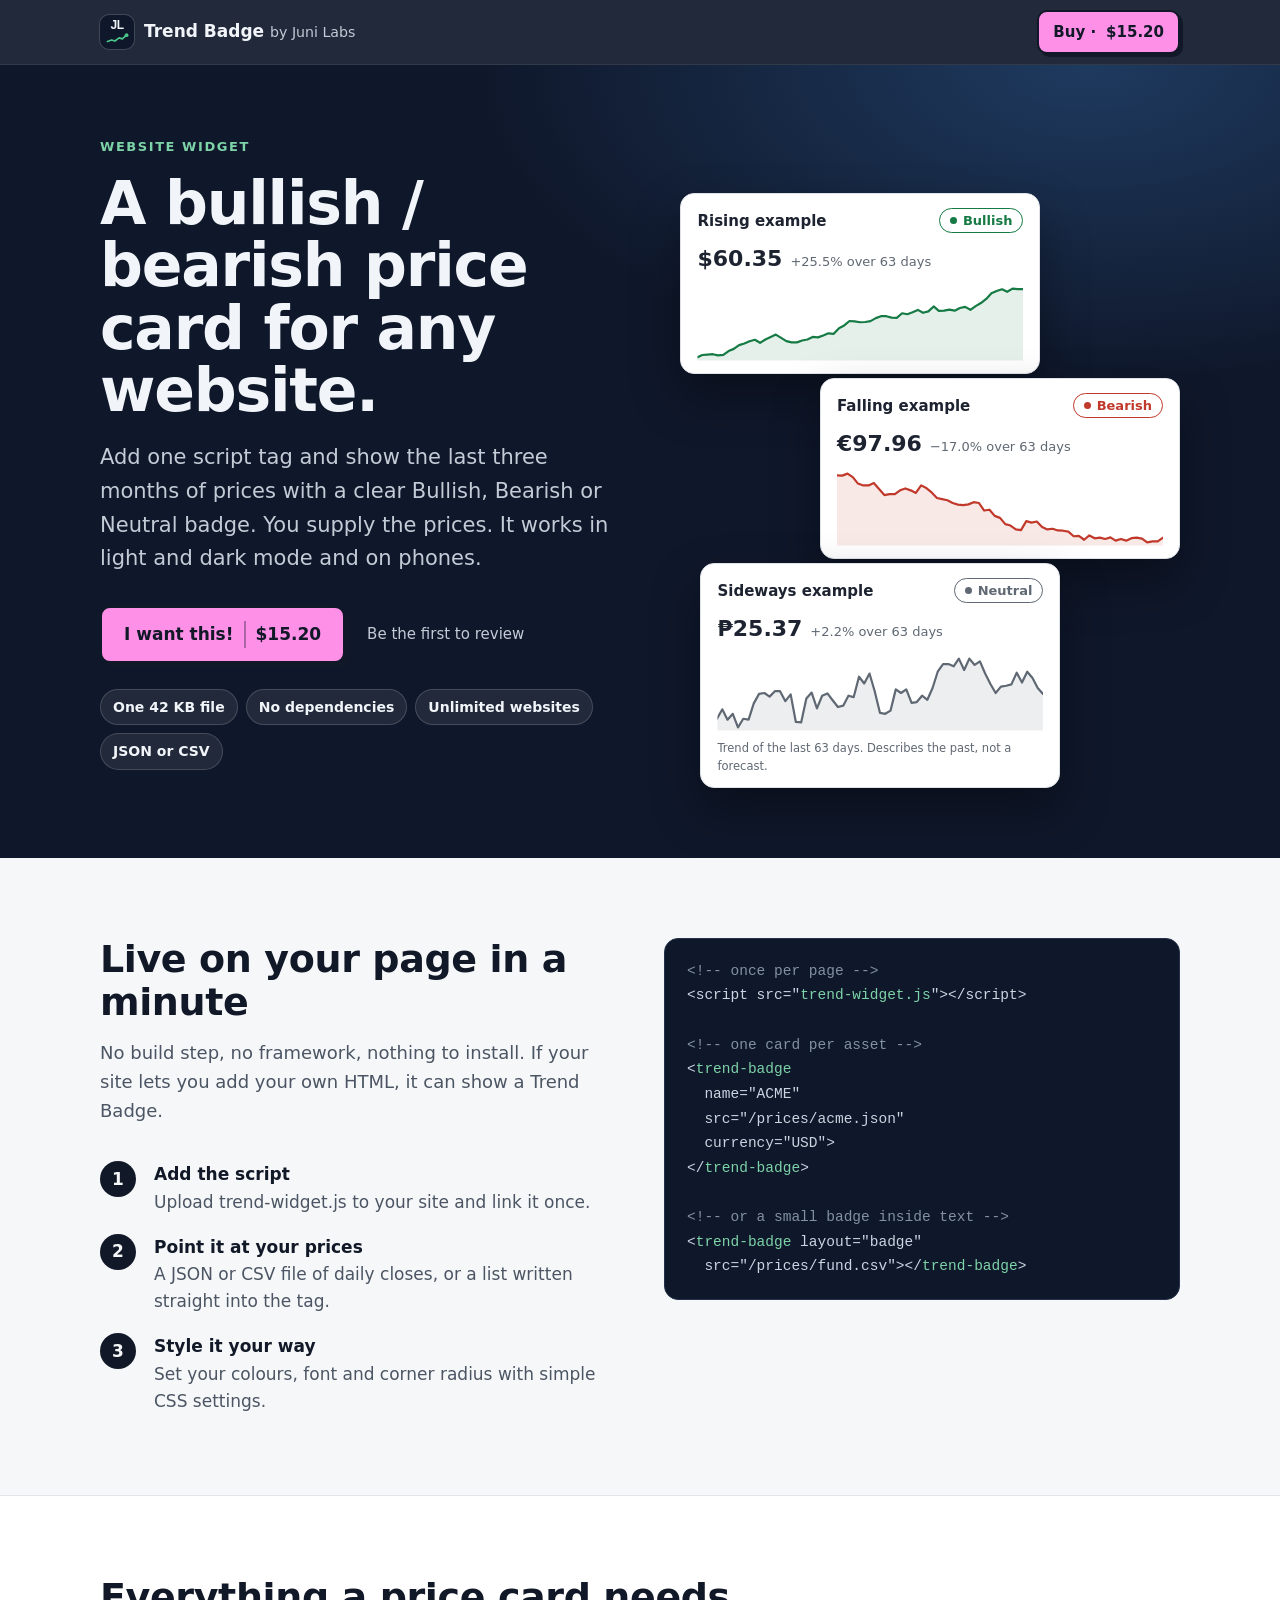
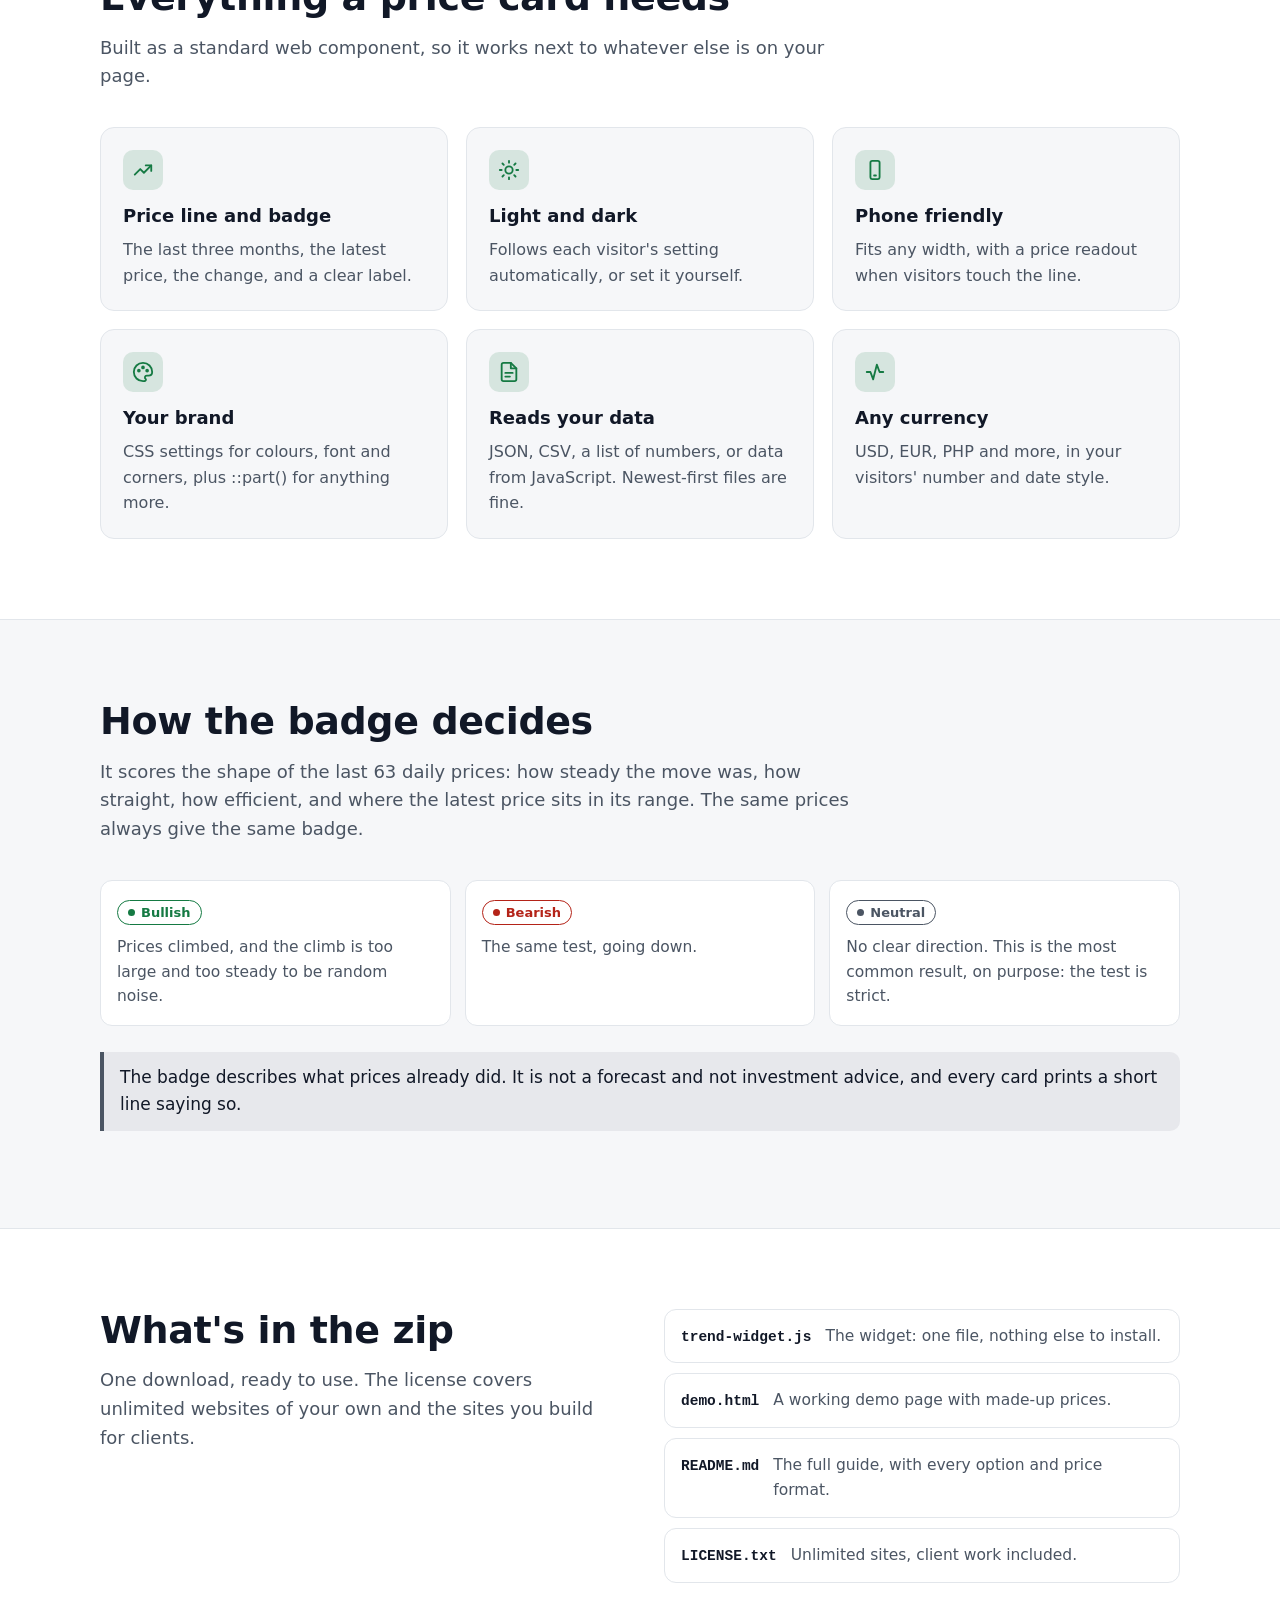
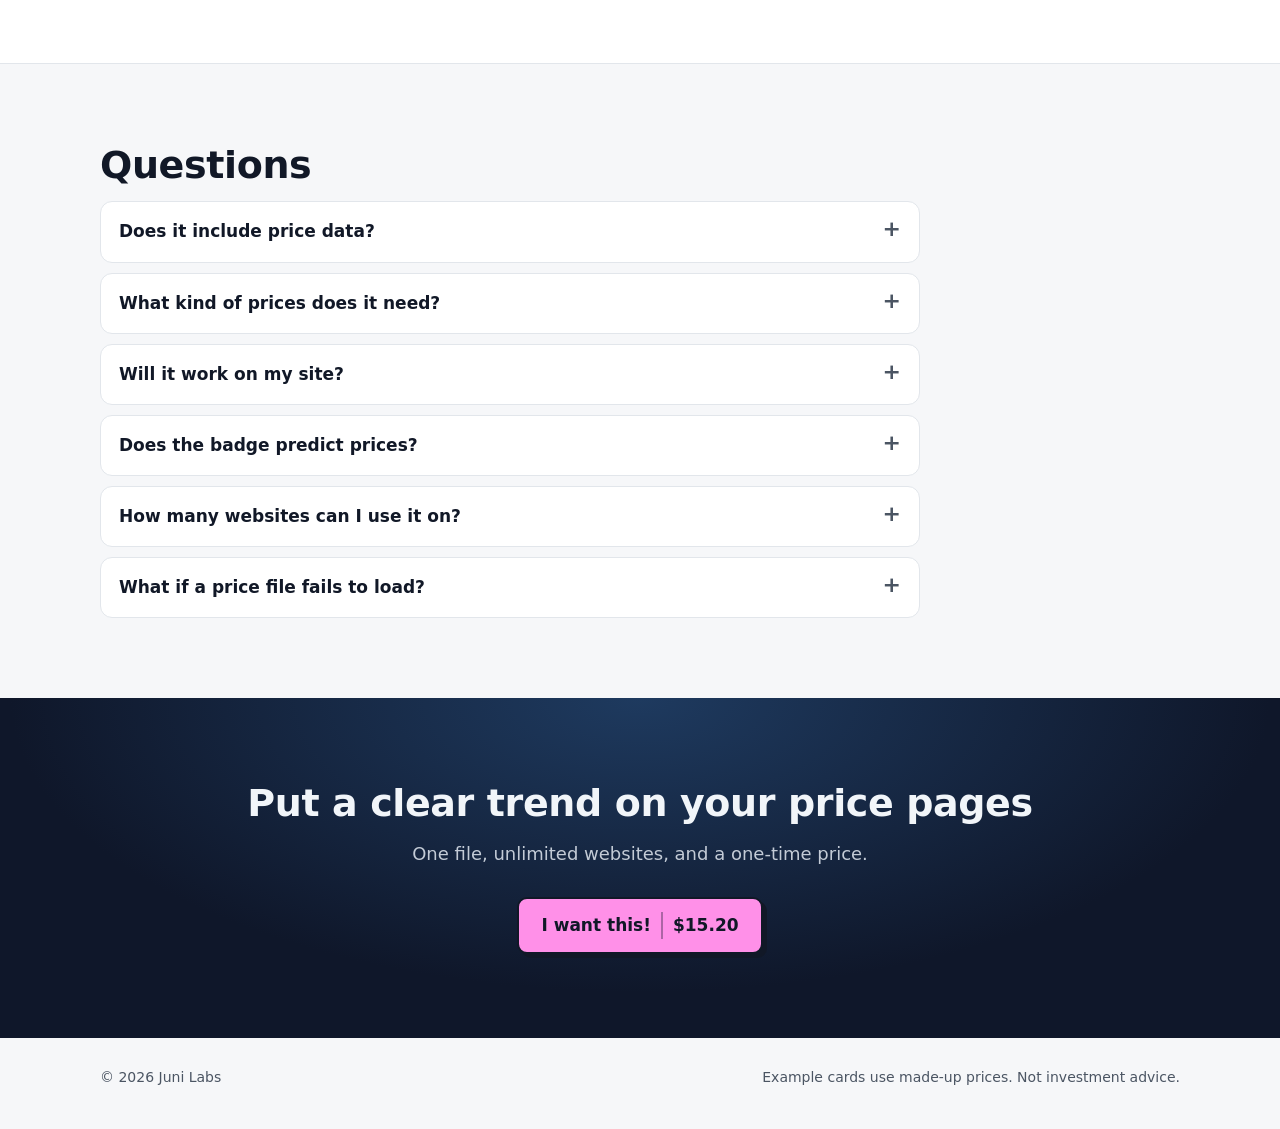
<file: widget/promo/index.html>
<!doctype html>
<html lang="en">
<head>
<meta charset="utf-8">
<meta name="viewport" content="width=device-width, initial-scale=1">
<title>Trend Badge — a bullish / bearish price card for any website</title>
<meta name="description" content="One script tag adds the last three months of prices with a clear Bullish, Bearish or Neutral badge to any web page. You supply the prices. One 42 KB file, no dependencies, unlimited sites, $15.20.">
<link rel="canonical" href="https://25wrt2wrbr-max.github.io/trend-badge/">
<meta name="theme-color" content="#0f172a">
<meta name="color-scheme" content="light dark">
<link rel="icon" href="favicon.svg" type="image/svg+xml">
<meta property="og:type" content="product">
<meta property="og:site_name" content="Trend Badge">
<meta property="og:title" content="Trend Badge — a bullish / bearish price card for any website">
<meta property="og:description" content="One script tag adds the last three months of prices with a clear Bullish, Bearish or Neutral badge to any web page. You supply the prices. One 42 KB file, no dependencies, unlimited sites, $15.20.">
<meta property="og:url" content="https://25wrt2wrbr-max.github.io/trend-badge/">
<meta property="og:image" content="https://25wrt2wrbr-max.github.io/trend-badge/og.png">
<meta property="og:image:width" content="1280">
<meta property="og:image:height" content="720">
<meta name="twitter:card" content="summary_large_image">
<meta name="twitter:title" content="Trend Badge — a bullish / bearish price card for any website">
<meta name="twitter:description" content="One script tag adds the last three months of prices with a clear Bullish, Bearish or Neutral badge to any web page. You supply the prices. One 42 KB file, no dependencies, unlimited sites, $15.20.">
<meta name="twitter:image" content="https://25wrt2wrbr-max.github.io/trend-badge/og.png">
<script type="application/ld+json">
{
  "@context": "https://schema.org",
  "@type": "Product",
  "name": "Trend Badge",
  "description": "One script tag adds the last three months of prices with a clear Bullish, Bearish or Neutral badge to any web page. You supply the prices. One 42 KB file, no dependencies, unlimited sites, $15.20.",
  "url": "https://25wrt2wrbr-max.github.io/trend-badge/",
  "image": "https://25wrt2wrbr-max.github.io/trend-badge/og.png",
  "brand": { "@type": "Brand", "name": "Juni Labs" },
  "offers": {
    "@type": "Offer",
    "price": "15.20",
    "priceCurrency": "USD",
    "availability": "https://schema.org/InStock",
    "url": "https://juniverse8031.gumroad.com/l/trend-badge"
  }
}
</script>
<style>
  :root {
    --bg: #f6f7f9; --surface: #ffffff; --fg: #111827; --muted: #4b5563; --border: #e2e6eb;
    --code-bg: #0f172a; --code-fg: #cbd5e1; --code-hl: #7dd3a8;
    --up: #157a43; --down: #b42318; --flat: #4b5563;
    --accent: #ff90e8; --accent-fg: #111827; --hero: #0f172a; --hero-fg: #f1f5f9; --hero-muted: #c3cbd6;
    color-scheme: light;
  }
  @media (prefers-color-scheme: dark) {
    :root {
      --bg: #0b1017; --surface: #141b24; --fg: #e8ecf1; --muted: #a3adba; --border: #273140;
      --code-bg: #070b11; --up: #4cc38a; --down: #ff7a6b; --flat: #a3adba;
      --hero: #0a1220; color-scheme: dark;
    }
  }
  * { box-sizing: border-box; }
  html { scroll-behavior: smooth; }
  @media (prefers-reduced-motion: reduce) { html { scroll-behavior: auto; } }
  body {
    margin: 0; background: var(--bg); color: var(--fg);
    font: 17px/1.6 ui-sans-serif, system-ui, -apple-system, "Segoe UI", Roboto, Helvetica, Arial, sans-serif;
    -webkit-font-smoothing: antialiased;
  }
  a { color: inherit; }
  .wrap { max-width: 1120px; margin: 0 auto; padding: 0 20px; }
  .skip { position: absolute; left: -999px; top: 8px; background: var(--surface); padding: 8px 12px; border-radius: 8px; }
  .skip:focus { left: 8px; z-index: 10; }
  :focus-visible { outline: 3px solid #60a5fa; outline-offset: 3px; border-radius: 6px; }

  /* Buttons */
  .buy {
    display: inline-flex; align-items: center; justify-content: center; gap: 10px;
    font: inherit; font-weight: 700; font-size: 17px; text-decoration: none; cursor: pointer;
    background: var(--accent); color: var(--accent-fg); border: 2px solid #111827; border-radius: 10px;
    padding: 13px 22px; box-shadow: 4px 4px 0 #111827; transition: transform .12s ease, box-shadow .12s ease;
  }
  .buy:hover { transform: translate(-2px, -2px); box-shadow: 6px 6px 0 #111827; }
  .buy:active { transform: translate(2px, 2px); box-shadow: 2px 2px 0 #111827; }
  .buy .price { font-variant-numeric: tabular-nums; padding-left: 10px; border-left: 2px solid rgba(17,24,39,.35); }
  .buy.small { font-size: 15px; padding: 8px 14px; box-shadow: 3px 3px 0 #111827; }

  /* Header */
  header.top { position: sticky; top: 0; z-index: 5; background: color-mix(in srgb, var(--hero) 92%, transparent);
    backdrop-filter: blur(8px); -webkit-backdrop-filter: blur(8px); color: var(--hero-fg);
    border-bottom: 1px solid rgba(255,255,255,.08); }
  header.top .wrap { display: flex; align-items: center; justify-content: space-between; gap: 12px; height: 64px; }
  .brand { display: flex; align-items: center; gap: 10px; font-weight: 700; text-decoration: none; }
  .logo { position: relative; width: 34px; height: 34px; border-radius: 9px; background: #0f172a; box-shadow: 0 0 0 1px rgba(255,255,255,.14); flex: none; }
  .logo svg { position: absolute; inset: 0; width: 100%; height: 100%; }
  .logo-txt { position: absolute; left: 0; right: 0; top: 4px; text-align: center; font: 900 12px/1 "Arial Black", Arial, sans-serif; color: #f1f5f9; letter-spacing: -.5px; }
  .brand small { font-weight: 500; color: var(--hero-muted); }

  /* Hero */
  .hero { background: radial-gradient(1000px 520px at 85% 0%, #1e3a5f 0%, var(--hero) 62%); color: var(--hero-fg); padding: 72px 0 88px; overflow: hidden; }
  .hero .wrap { display: grid; grid-template-columns: 1.05fr 1fr; gap: 56px; align-items: center; }
  .kicker { color: #7dd3a8; font-weight: 700; letter-spacing: .12em; text-transform: uppercase; font-size: 13px; margin: 0 0 14px; }
  .hero h1 { font-weight: 800; font-size: clamp(36px, 5.2vw, 60px); line-height: 1.04; letter-spacing: -.02em; margin: 0; }
  .hero .lede { font-size: clamp(18px, 2vw, 21px); color: var(--hero-muted); margin: 20px 0 30px; max-width: 34em; }
  .hero-cta { display: flex; flex-wrap: wrap; align-items: center; gap: 16px 22px; }
  .facts { list-style: none; padding: 0; margin: 26px 0 0; display: flex; flex-wrap: wrap; gap: 8px; }
  .facts li { font-size: 14px; font-weight: 600; padding: 6px 12px; border-radius: 999px; background: rgba(255,255,255,.08); border: 1px solid rgba(255,255,255,.16); }
  .rating { font-size: 15px; color: var(--hero-muted); }

  /* Cards (static pictures of the widget) */
  .stage { position: relative; min-height: 520px; }
  .card {
    position: absolute; width: min(360px, 88%); margin: 0; background: #fff; color: #1d2330;
    border: 1px solid #dfe3e8; border-radius: 14px; padding: 14px 16px 12px;
    box-shadow: 0 22px 48px rgba(0,0,0,.35); --up: #157a43; --down: #c0392b; --flat: #5f6873;
    animation: rise .7s cubic-bezier(.2,.7,.2,1) both;
  }
  .c1 { left: 0; top: 0; } .c2 { right: 0; top: 185px; animation-delay: .12s; } .c3 { left: 4%; top: 370px; animation-delay: .24s; }
  /* The two back cards are covered by the one in front; their note line would collide with it. */
  .c1 .card-note, .c2 .card-note { display: none; }
  .card-top { display: flex; justify-content: space-between; align-items: center; gap: 8px; }
  .card-name { font-weight: 650; font-size: 15px; }
  .pill { display: inline-flex; align-items: center; gap: 6px; font-size: 13px; font-weight: 650; line-height: 1;
    padding: 5px 10px; border-radius: 999px; border: 1px solid currentColor; }
  .pill::before { content: ""; width: 7px; height: 7px; border-radius: 50%; background: currentColor; }
  .up { color: var(--up); } .down { color: var(--down); } .flat { color: var(--flat); }
  .card-price { margin-top: 8px; display: flex; align-items: baseline; gap: 8px; flex-wrap: wrap; }
  .card-last { font-size: 22px; font-weight: 650; font-variant-numeric: tabular-nums; }
  .card-chg { font-size: 13px; color: #5f6873; }
  .spark { display: block; width: 100%; height: 76px; margin-top: 8px; }
  .spark .area { fill: currentColor; opacity: .11; }
  .spark .line { fill: none; stroke: currentColor; stroke-width: 2.2; vector-effect: non-scaling-stroke;
    stroke-linejoin: round; stroke-linecap: round; }
  .spark { clip-path: inset(0 100% 0 0); animation: draw 1.4s .35s ease-out forwards; }
  .card-note { margin-top: 8px; font-size: 11.5px; color: #5f6873; }
  @keyframes draw { to { clip-path: inset(0 0 0 0); } }
  @keyframes rise { from { opacity: 0; transform: translateY(18px); } to { opacity: 1; transform: none; } }
  @media (prefers-reduced-motion: reduce) {
    .card { animation: none; } .spark { animation: none; clip-path: none; }
  }

  /* Sections */
  section.band { padding: 80px 0; }
  section.band.alt { background: var(--surface); border-top: 1px solid var(--border); border-bottom: 1px solid var(--border); }
  h2 { font-weight: 750; font-size: clamp(28px, 3.4vw, 38px); line-height: 1.15; letter-spacing: -.01em; margin: 0 0 14px; }
  .sub { color: var(--muted); margin: 0 0 36px; max-width: 42em; font-size: 18px; }
  .two { display: grid; grid-template-columns: 1fr 1fr; gap: 48px; align-items: start; }
  pre.code {
    margin: 0; background: var(--code-bg); color: var(--code-fg); border-radius: 14px; padding: 20px 22px;
    font: 14.5px/1.7 ui-monospace, Menlo, Consolas, monospace; overflow-x: auto; border: 1px solid #23324a;
  }
  pre.code b { color: var(--code-hl); font-weight: 500; }
  pre.code i { color: #8391a5; font-style: normal; }
  .steps { list-style: none; counter-reset: s; padding: 0; margin: 0; display: grid; gap: 18px; }
  .steps li { counter-increment: s; display: grid; grid-template-columns: 40px 1fr; gap: 14px; align-items: start; }
  .steps li::before { content: counter(s); width: 36px; height: 36px; border-radius: 50%; display: grid; place-items: center;
    font-weight: 700; background: var(--fg); color: var(--bg); }
  .steps strong { display: block; }
  .steps span { color: var(--muted); }

  .grid { display: grid; grid-template-columns: repeat(3, 1fr); gap: 18px; }
  .feat { background: var(--surface); border: 1px solid var(--border); border-radius: 14px; padding: 22px; }
  section.alt .feat { background: var(--bg); }
  .feat h3 { font-weight: 700; margin: 12px 0 6px; font-size: 18px; }
  .feat p { margin: 0; color: var(--muted); font-size: 16px; }
  .ico { width: 40px; height: 40px; border-radius: 10px; display: grid; place-items: center; background: color-mix(in srgb, var(--up) 14%, transparent); color: var(--up); }
  .ico svg { width: 22px; height: 22px; fill: none; stroke: currentColor; stroke-width: 2; stroke-linecap: round; stroke-linejoin: round; }

  .verdicts { display: grid; grid-template-columns: repeat(3, 1fr); gap: 14px; margin: 26px 0; }
  .verdict { border: 1px solid var(--border); border-radius: 12px; padding: 16px; background: var(--surface); }
  .verdict .pill { margin-bottom: 10px; }
  .verdict p { margin: 0; color: var(--muted); font-size: 15.5px; }
  .notice { border-left: 4px solid var(--flat); padding: 12px 16px; background: color-mix(in srgb, var(--flat) 9%, transparent); border-radius: 0 10px 10px 0; color: var(--fg); }

  .zip { list-style: none; padding: 0; margin: 0; display: grid; gap: 10px; }
  .zip li { display: flex; gap: 14px; align-items: baseline; padding: 14px 16px; border: 1px solid var(--border); border-radius: 12px; background: var(--surface); }
  .zip code { font: 600 14.5px ui-monospace, Menlo, Consolas, monospace; white-space: nowrap; }
  .zip span { color: var(--muted); font-size: 15.5px; }

  .faq { display: grid; gap: 10px; max-width: 820px; }
  .faq details { border: 1px solid var(--border); border-radius: 12px; background: var(--surface); padding: 0 18px; }
  section.alt .faq details { background: var(--bg); }
  .faq summary { cursor: pointer; font-weight: 650; padding: 16px 0; list-style: none; display: flex; justify-content: space-between; gap: 12px; }
  .faq summary::-webkit-details-marker { display: none; }
  .faq summary::after { content: "+"; font-size: 22px; line-height: 1; color: var(--muted); transition: transform .2s; }
  .faq details[open] summary::after { transform: rotate(45deg); }
  .faq details p { margin: 0 0 16px; color: var(--muted); }

  .final { text-align: center; background: radial-gradient(900px 420px at 50% 0%, #1e3a5f 0%, var(--hero) 70%); color: var(--hero-fg); padding: 84px 0; }
  .final h2 { color: var(--hero-fg); }
  .final p { color: var(--hero-muted); margin: 0 auto 28px; max-width: 34em; font-size: 18px; }
  footer { padding: 28px 0 40px; color: var(--muted); font-size: 14px; }
  footer .wrap { display: flex; justify-content: space-between; flex-wrap: wrap; gap: 10px; }

  /* Content is visible by default; it only fades in when the script runs. */
  html.rv .reveal { opacity: 0; transform: translateY(14px); transition: opacity .6s ease, transform .6s ease; }
  html.rv .reveal.in { opacity: 1; transform: none; }
  @media (prefers-reduced-motion: reduce) { html.rv .reveal { opacity: 1; transform: none; transition: none; } }

  @media (max-width: 900px) {
    .hero .wrap, .two { grid-template-columns: 1fr; gap: 40px; }
    .grid, .verdicts { grid-template-columns: 1fr 1fr; }
    .stage { min-height: 0; display: grid; grid-template-columns: repeat(auto-fit, minmax(260px, 1fr)); gap: 16px; }
    .card { position: static; width: auto; }
  }
  @media (max-width: 600px) {
    body { font-size: 16px; }
    .wrap { padding: 0 16px; }
    .hero { padding: 48px 0 56px; }
    .grid, .verdicts { grid-template-columns: 1fr; }
    .c3 { display: none; }
    .brand small { display: none; }
    section.band { padding: 56px 0; }
    .zip li { flex-direction: column; gap: 4px; }
  }
</style>
</head>
<body>
<a class="skip" href="#main">Skip to content</a>

<header class="top">
  <div class="wrap">
    <span class="brand"><span class="logo" aria-hidden="true"><span class="logo-txt">JL</span><svg viewBox="0 0 64 64"><polyline points="14,50 22,47 28,49 36,43 42,45 50,38" fill="none" stroke="#4cc38a" stroke-width="3.2" stroke-linecap="round" stroke-linejoin="round"/><circle cx="50" cy="38" r="3.6" fill="#4cc38a"/></svg></span><span><span data-gumroad-field="name">Trend Badge</span> <small>by Juni Labs</small></span></span>
    <a class="buy small" href="https://juniverse8031.gumroad.com/l/trend-badge?utm_source=landing-header&amp;utm_medium=site&amp;utm_campaign=launch">Buy · <span data-gumroad-field="price">$15.20</span></a>
  </div>
</header>

<main id="main">
  <section class="hero" aria-labelledby="hero-title">
    <div class="wrap">
      <div>
        <p class="kicker">Website widget</p>
        <h1 id="hero-title">A bullish / bearish price card for any website.</h1>
        <p class="lede">Add one script tag and show the last three months of prices with a clear Bullish, Bearish or Neutral badge. You supply the prices. It works in light and dark mode and on phones.</p>
        <div class="hero-cta" id="buy">
          <a class="buy" href="https://juniverse8031.gumroad.com/l/trend-badge?utm_source=landing-hero&amp;utm_medium=site&amp;utm_campaign=launch">I want this! <span class="price" data-gumroad-field="price">$15.20</span></a>
          <span class="rating"><span data-gumroad-field="rating">Be the first to review</span> <span data-gumroad-field="review-count"></span></span>
        </div>
        <ul class="facts" aria-label="Key facts">
          <li>One 42 KB file</li><li>No dependencies</li><li>Unlimited websites</li><li>JSON or CSV</li>
        </ul>
      </div>
      <div class="stage" aria-label="Three example cards with made-up prices">
        
      <figure class="card c1" aria-label="Rising example: Bullish. Last price $60.35, +25.5% over 63 days.">
        <div class="card-top"><span class="card-name">Rising example</span><span class="pill up">Bullish</span></div>
        <div class="card-price"><span class="card-last">$60.35</span><span class="card-chg">+25.5% over 63 days</span></div>
        <svg class="spark up" viewBox="0 0 320 84" preserveAspectRatio="none" aria-hidden="true">
          <polygon class="area" points="0,84 0.0,80.0 5.2,77.4 10.3,76.9 15.5,76.5 20.6,77.8 25.8,77.2 31.0,73.0 36.1,70.6 41.3,66.5 46.5,64.6 51.6,62.2 56.8,60.5 61.9,63.9 67.1,60.2 72.3,57.5 77.4,54.8 82.6,58.4 87.7,62.1 92.9,63.4 98.1,63.4 103.2,61.3 108.4,60.2 113.5,57.4 118.7,57.9 123.9,55.8 129.0,53.4 134.2,54.0 139.4,47.7 144.5,44.7 149.7,39.8 154.8,40.3 160.0,41.2 165.2,40.9 170.3,39.9 175.5,36.6 180.6,34.5 185.8,34.5 191.0,36.1 196.1,36.3 201.3,31.2 206.5,32.3 211.6,30.2 216.8,27.5 221.9,30.7 227.1,29.2 232.3,23.7 237.4,28.6 242.6,28.3 247.7,27.2 252.9,28.4 258.1,25.4 263.2,24.2 268.4,27.4 273.5,23.4 278.7,19.9 283.9,15.4 289.0,9.2 294.2,6.6 299.4,4.7 304.5,7.5 309.7,4.0 314.8,4.6 320.0,4.6 320,84"/>
          <polyline class="line" points="0.0,80.0 5.2,77.4 10.3,76.9 15.5,76.5 20.6,77.8 25.8,77.2 31.0,73.0 36.1,70.6 41.3,66.5 46.5,64.6 51.6,62.2 56.8,60.5 61.9,63.9 67.1,60.2 72.3,57.5 77.4,54.8 82.6,58.4 87.7,62.1 92.9,63.4 98.1,63.4 103.2,61.3 108.4,60.2 113.5,57.4 118.7,57.9 123.9,55.8 129.0,53.4 134.2,54.0 139.4,47.7 144.5,44.7 149.7,39.8 154.8,40.3 160.0,41.2 165.2,40.9 170.3,39.9 175.5,36.6 180.6,34.5 185.8,34.5 191.0,36.1 196.1,36.3 201.3,31.2 206.5,32.3 211.6,30.2 216.8,27.5 221.9,30.7 227.1,29.2 232.3,23.7 237.4,28.6 242.6,28.3 247.7,27.2 252.9,28.4 258.1,25.4 263.2,24.2 268.4,27.4 273.5,23.4 278.7,19.9 283.9,15.4 289.0,9.2 294.2,6.6 299.4,4.7 304.5,7.5 309.7,4.0 314.8,4.6 320.0,4.6"/>
        </svg>
        <figcaption class="card-note">Trend of the last 63 days. Describes the past, not a forecast.</figcaption>
      </figure>
      <figure class="card c2" aria-label="Falling example: Bearish. Last price €97.96, −17.0% over 63 days.">
        <div class="card-top"><span class="card-name">Falling example</span><span class="pill down">Bearish</span></div>
        <div class="card-price"><span class="card-last">€97.96</span><span class="card-chg">−17.0% over 63 days</span></div>
        <svg class="spark down" viewBox="0 0 320 84" preserveAspectRatio="none" aria-hidden="true">
          <polygon class="area" points="0,84 0.0,5.9 5.2,6.2 10.3,4.0 15.5,7.9 20.6,15.0 25.8,17.1 31.0,17.0 36.1,14.4 41.3,21.0 46.5,27.7 51.6,26.7 56.8,26.6 61.9,22.4 67.1,20.4 72.3,22.5 77.4,25.3 82.6,17.0 87.7,20.0 92.9,24.8 98.1,30.9 103.2,32.2 108.4,33.4 113.5,36.4 118.7,38.3 123.9,38.9 129.0,38.0 134.2,35.6 139.4,36.5 144.5,44.8 149.7,43.9 154.8,50.7 160.0,52.9 165.2,59.8 170.3,61.4 175.5,65.6 180.6,66.5 185.8,56.5 191.0,58.2 196.1,56.9 201.3,63.1 206.5,65.7 211.6,64.9 216.8,66.8 221.9,67.1 227.1,68.2 232.3,73.2 237.4,72.8 242.6,77.1 247.7,72.3 252.9,75.5 258.1,74.7 263.2,76.2 268.4,74.5 273.5,78.1 278.7,76.2 283.9,78.1 289.0,75.4 294.2,74.8 299.4,75.9 304.5,80.0 309.7,78.9 314.8,78.9 320.0,74.9 320,84"/>
          <polyline class="line" points="0.0,5.9 5.2,6.2 10.3,4.0 15.5,7.9 20.6,15.0 25.8,17.1 31.0,17.0 36.1,14.4 41.3,21.0 46.5,27.7 51.6,26.7 56.8,26.6 61.9,22.4 67.1,20.4 72.3,22.5 77.4,25.3 82.6,17.0 87.7,20.0 92.9,24.8 98.1,30.9 103.2,32.2 108.4,33.4 113.5,36.4 118.7,38.3 123.9,38.9 129.0,38.0 134.2,35.6 139.4,36.5 144.5,44.8 149.7,43.9 154.8,50.7 160.0,52.9 165.2,59.8 170.3,61.4 175.5,65.6 180.6,66.5 185.8,56.5 191.0,58.2 196.1,56.9 201.3,63.1 206.5,65.7 211.6,64.9 216.8,66.8 221.9,67.1 227.1,68.2 232.3,73.2 237.4,72.8 242.6,77.1 247.7,72.3 252.9,75.5 258.1,74.7 263.2,76.2 268.4,74.5 273.5,78.1 278.7,76.2 283.9,78.1 289.0,75.4 294.2,74.8 299.4,75.9 304.5,80.0 309.7,78.9 314.8,78.9 320.0,74.9"/>
        </svg>
        <figcaption class="card-note">Trend of the last 63 days. Describes the past, not a forecast.</figcaption>
      </figure>
      <figure class="card c3" aria-label="Sideways example: Neutral. Last price ₱25.37, +2.2% over 63 days.">
        <div class="card-top"><span class="card-name">Sideways example</span><span class="pill flat">Neutral</span></div>
        <div class="card-price"><span class="card-last">₱25.37</span><span class="card-chg">+2.2% over 63 days</span></div>
        <svg class="spark flat" viewBox="0 0 320 84" preserveAspectRatio="none" aria-hidden="true">
          <polygon class="area" points="0,84 0.0,70.5 5.2,60.0 10.3,71.5 15.5,65.0 20.6,80.0 25.8,70.5 31.0,71.5 36.1,53.5 41.3,43.0 46.5,42.0 51.6,46.0 56.8,40.0 61.9,40.0 67.1,51.0 72.3,43.5 77.4,74.0 82.6,74.5 87.7,48.0 92.9,41.5 98.1,59.0 103.2,45.0 108.4,42.5 113.5,50.0 118.7,57.5 123.9,56.0 129.0,45.0 134.2,46.5 139.4,24.0 144.5,31.5 149.7,20.5 154.8,40.0 160.0,64.0 165.2,65.0 170.3,61.5 175.5,38.0 180.6,42.0 185.8,38.0 191.0,53.0 196.1,52.0 201.3,45.0 206.5,49.5 211.6,36.5 216.8,18.0 221.9,10.0 227.1,10.0 232.3,12.5 237.4,4.0 242.6,16.5 247.7,4.0 252.9,11.0 258.1,7.0 263.2,20.5 268.4,32.0 273.5,42.0 278.7,35.0 283.9,34.0 289.0,32.5 294.2,19.5 299.4,30.5 304.5,18.5 309.7,25.5 314.8,36.5 320.0,43.0 320,84"/>
          <polyline class="line" points="0.0,70.5 5.2,60.0 10.3,71.5 15.5,65.0 20.6,80.0 25.8,70.5 31.0,71.5 36.1,53.5 41.3,43.0 46.5,42.0 51.6,46.0 56.8,40.0 61.9,40.0 67.1,51.0 72.3,43.5 77.4,74.0 82.6,74.5 87.7,48.0 92.9,41.5 98.1,59.0 103.2,45.0 108.4,42.5 113.5,50.0 118.7,57.5 123.9,56.0 129.0,45.0 134.2,46.5 139.4,24.0 144.5,31.5 149.7,20.5 154.8,40.0 160.0,64.0 165.2,65.0 170.3,61.5 175.5,38.0 180.6,42.0 185.8,38.0 191.0,53.0 196.1,52.0 201.3,45.0 206.5,49.5 211.6,36.5 216.8,18.0 221.9,10.0 227.1,10.0 232.3,12.5 237.4,4.0 242.6,16.5 247.7,4.0 252.9,11.0 258.1,7.0 263.2,20.5 268.4,32.0 273.5,42.0 278.7,35.0 283.9,34.0 289.0,32.5 294.2,19.5 299.4,30.5 304.5,18.5 309.7,25.5 314.8,36.5 320.0,43.0"/>
        </svg>
        <figcaption class="card-note">Trend of the last 63 days. Describes the past, not a forecast.</figcaption>
      </figure>
      </div>
    </div>
  </section>

  <section class="band" aria-labelledby="how-title">
    <div class="wrap two">
      <div class="reveal">
        <h2 id="how-title">Live on your page in a minute</h2>
        <p class="sub">No build step, no framework, nothing to install. If your site lets you add your own HTML, it can show a Trend Badge.</p>
        <ol class="steps">
          <li><div><strong>Add the script</strong><span>Upload trend-widget.js to your site and link it once.</span></div></li>
          <li><div><strong>Point it at your prices</strong><span>A JSON or CSV file of daily closes, or a list written straight into the tag.</span></div></li>
          <li><div><strong>Style it your way</strong><span>Set your colours, font and corner radius with simple CSS settings.</span></div></li>
        </ol>
      </div>
      <div class="reveal">
<pre class="code" aria-label="Example code"><i>&lt;!-- once per page --&gt;</i>
&lt;script src="<b>trend-widget.js</b>"&gt;&lt;/script&gt;

<i>&lt;!-- one card per asset --&gt;</i>
&lt;<b>trend-badge</b>
  name="ACME"
  src="/prices/acme.json"
  currency="USD"&gt;
&lt;/<b>trend-badge</b>&gt;

<i>&lt;!-- or a small badge inside text --&gt;</i>
&lt;<b>trend-badge</b> layout="badge"
  src="/prices/fund.csv"&gt;&lt;/<b>trend-badge</b>&gt;</pre>
      </div>
    </div>
  </section>

  <section class="band alt" aria-labelledby="feat-title">
    <div class="wrap">
      <h2 id="feat-title" class="reveal">Everything a price card needs</h2>
      <p class="sub reveal">Built as a standard web component, so it works next to whatever else is on your page.</p>
      <div class="grid">
        <div class="feat reveal"><div class="ico"><svg viewBox="0 0 24 24"><polyline points="3 17 9 11 13 15 21 7"/><polyline points="15 7 21 7 21 13"/></svg></div><h3>Price line and badge</h3><p>The last three months, the latest price, the change, and a clear label.</p></div>
        <div class="feat reveal"><div class="ico"><svg viewBox="0 0 24 24"><circle cx="12" cy="12" r="4"/><path d="M12 2v2M12 20v2M4.9 4.9l1.4 1.4M17.7 17.7l1.4 1.4M2 12h2M20 12h2M4.9 19.1l1.4-1.4M17.7 6.3l1.4-1.4"/></svg></div><h3>Light and dark</h3><p>Follows each visitor's setting automatically, or set it yourself.</p></div>
        <div class="feat reveal"><div class="ico"><svg viewBox="0 0 24 24"><rect x="7" y="2" width="10" height="20" rx="2"/><path d="M11 18h2"/></svg></div><h3>Phone friendly</h3><p>Fits any width, with a price readout when visitors touch the line.</p></div>
        <div class="feat reveal"><div class="ico"><svg viewBox="0 0 24 24"><path d="M12 22a10 10 0 1 1 10-10c0 3-2 4-4 4h-2a2 2 0 0 0-1 3.7c.5.6.3 2.3-3 2.3z"/><circle cx="7.5" cy="10.5" r="1"/><circle cx="12" cy="7" r="1"/><circle cx="16.5" cy="10.5" r="1"/></svg></div><h3>Your brand</h3><p>CSS settings for colours, font and corners, plus ::part() for anything more.</p></div>
        <div class="feat reveal"><div class="ico"><svg viewBox="0 0 24 24"><path d="M14 2H6a2 2 0 0 0-2 2v16a2 2 0 0 0 2 2h12a2 2 0 0 0 2-2V8z"/><path d="M14 2v6h6M8 13h8M8 17h5"/></svg></div><h3>Reads your data</h3><p>JSON, CSV, a list of numbers, or data from JavaScript. Newest-first files are fine.</p></div>
        <div class="feat reveal"><div class="ico"><svg viewBox="0 0 24 24"><path d="M3 12h4l3 8 4-16 3 8h4"/></svg></div><h3>Any currency</h3><p>USD, EUR, PHP and more, in your visitors' number and date style.</p></div>
      </div>
    </div>
  </section>

  <section class="band" aria-labelledby="decide-title">
    <div class="wrap">
      <h2 id="decide-title" class="reveal">How the badge decides</h2>
      <p class="sub reveal">It scores the shape of the last 63 daily prices: how steady the move was, how straight, how efficient, and where the latest price sits in its range. The same prices always give the same badge.</p>
      <div class="verdicts">
        <div class="verdict reveal"><span class="pill up">Bullish</span><p>Prices climbed, and the climb is too large and too steady to be random noise.</p></div>
        <div class="verdict reveal"><span class="pill down">Bearish</span><p>The same test, going down.</p></div>
        <div class="verdict reveal"><span class="pill flat">Neutral</span><p>No clear direction. This is the most common result, on purpose: the test is strict.</p></div>
      </div>
      <p class="notice reveal">The badge describes what prices already did. It is not a forecast and not investment advice, and every card prints a short line saying so.</p>
    </div>
  </section>

  <section class="band alt" aria-labelledby="zip-title">
    <div class="wrap two">
      <div class="reveal">
        <h2 id="zip-title">What's in the zip</h2>
        <p class="sub">One download, ready to use. The license covers unlimited websites of your own and the sites you build for clients.</p>
      </div>
      <ul class="zip reveal">
        <li><code>trend-widget.js</code><span>The widget: one file, nothing else to install.</span></li>
        <li><code>demo.html</code><span>A working demo page with made-up prices.</span></li>
        <li><code>README.md</code><span>The full guide, with every option and price format.</span></li>
        <li><code>LICENSE.txt</code><span>Unlimited sites, client work included.</span></li>
      </ul>
    </div>
  </section>

  <section class="band" aria-labelledby="faq-title">
    <div class="wrap">
      <h2 id="faq-title" class="reveal">Questions</h2>
      <div class="faq">
        <details class="reveal"><summary>Does it include price data?</summary><p>No. You supply the prices, so you choose the source: a paid data provider, your broker's export, or your own published prices. Use prices you have the right to show.</p></details>
        <details class="reveal"><summary>What kind of prices does it need?</summary><p>One price per trading day (daily closes), oldest or newest first. It judges the most recent 63 by default, about three months.</p></details>
        <details class="reveal"><summary>Will it work on my site?</summary><p>It works on any page where you can add your own HTML and a script tag, in current Chrome, Edge, Safari and Firefox, on desktop and mobile.</p></details>
        <details class="reveal"><summary>Does the badge predict prices?</summary><p>No. It labels the shape of past prices. It is not a forecast and not investment advice.</p></details>
        <details class="reveal"><summary>How many websites can I use it on?</summary><p>As many as you own or run, plus the sites you build for clients. You may not resell or share the widget itself.</p></details>
        <details class="reveal"><summary>What if a price file fails to load?</summary><p>The card says the prices could not be loaded. A failed load is never shown as a Neutral reading.</p></details>
      </div>
    </div>
  </section>

  <section class="final" aria-labelledby="final-title">
    <div class="wrap">
      <h2 id="final-title">Put a clear trend on your price pages</h2>
      <p>One file, unlimited websites, and a one-time price.</p>
      <a class="buy" href="https://juniverse8031.gumroad.com/l/trend-badge?utm_source=landing-footer&amp;utm_medium=site&amp;utm_campaign=launch">I want this! <span class="price" data-gumroad-field="price">$15.20</span></a>
    </div>
  </section>
</main>

<footer>
  <div class="wrap">
    <span>© 2026 Juni Labs</span>
    <span>Example cards use made-up prices. Not investment advice.</span>
  </div>
</footer>

<script>
  (function () {
    if (!("IntersectionObserver" in window)) return;
    var els = Array.prototype.slice.call(document.querySelectorAll(".reveal"));
    function showAll() { els.forEach(function (e) { e.classList.add("in"); }); }
    document.documentElement.classList.add("rv");
    var io = new IntersectionObserver(function (entries) {
      entries.forEach(function (en) { if (en.isIntersecting) { en.target.classList.add("in"); io.unobserve(en.target); } });
    }, { rootMargin: "0px 0px -8% 0px" });
    els.forEach(function (e) { io.observe(e); });
    // Safety net: never leave a section hidden.
    setTimeout(showAll, 2500);
  })();
</script>
</body>
</html>
</file>
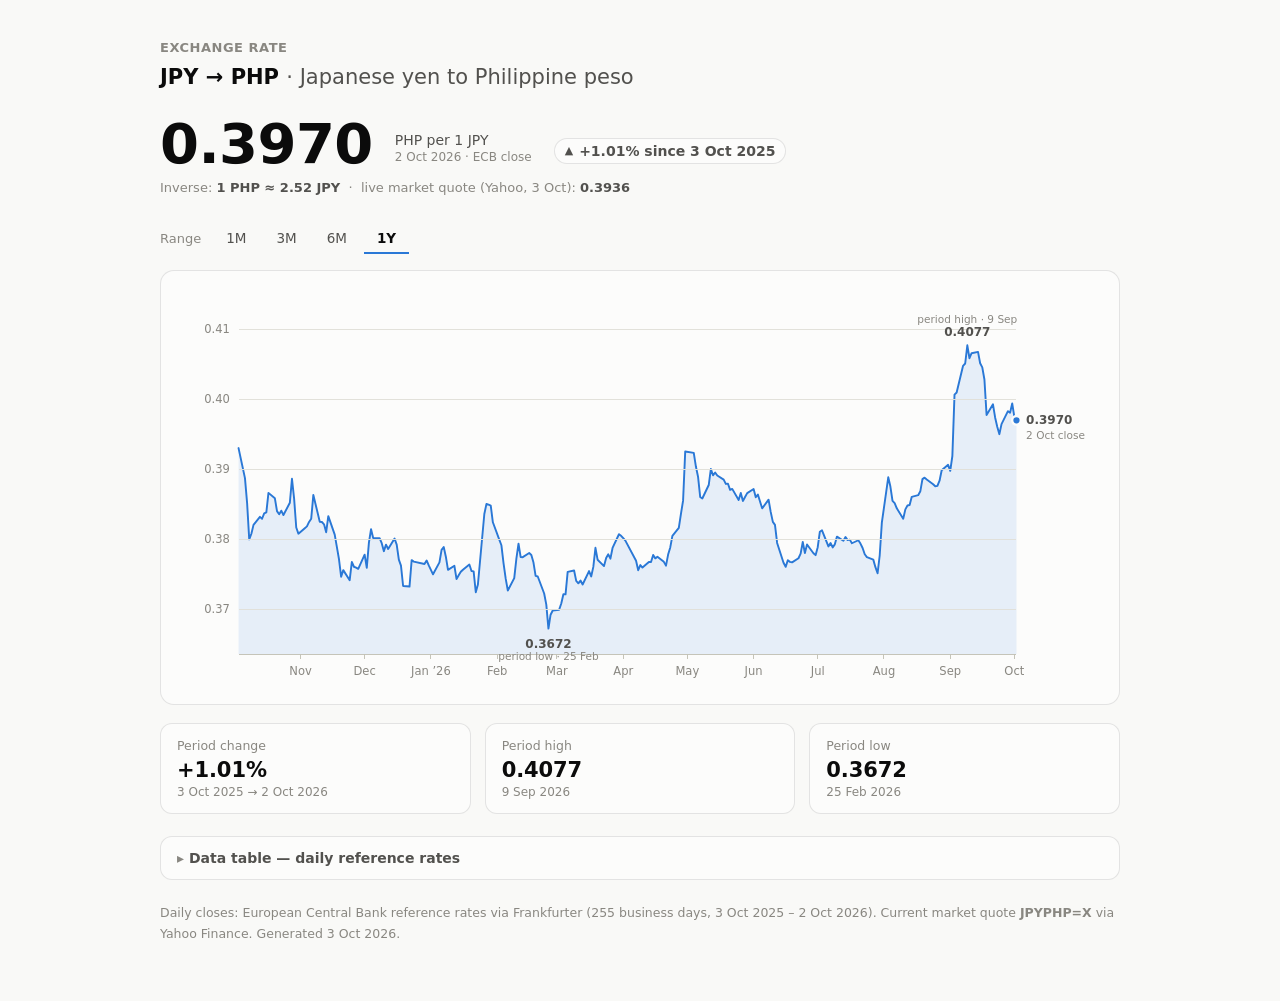
<file: jpy-php.html>
<!doctype html>
<html lang="en">
<head>
<meta charset="utf-8">
<meta name="viewport" content="width=device-width, initial-scale=1">
<title>JPY → PHP — price graph</title>
<style>
  .viz-root {
    color-scheme: light;
    --surface-1: #fcfcfb;
    --plane:     #f9f9f7;
    --ink:       #0b0b0b;
    --ink-2:     #52514e;
    --muted:     #898781;
    --grid:      #e1e0d9;
    --axis:      #c3c2b7;
    --series:    #2a78d6;
    --area:      rgba(42,120,214,0.10);
    --ring:      rgba(11,11,11,0.10);
    --tt-bg:     #fcfcfb;
  }
  @media (prefers-color-scheme: dark) {
    :root:where(:not([data-theme="light"])) .viz-root {
      color-scheme: dark;
      --surface-1: #1a1a19;
      --plane:     #0d0d0d;
      --ink:       #ffffff;
      --ink-2:     #c3c2b7;
      --muted:     #898781;
      --grid:      #2c2c2a;
      --axis:      #383835;
      --series:    #3987e5;
      --area:      rgba(57,135,229,0.12);
      --ring:      rgba(255,255,255,0.10);
      --tt-bg:     #232322;
    }
  }
  :root[data-theme="dark"] .viz-root {
    color-scheme: dark;
    --surface-1: #1a1a19;
    --plane:     #0d0d0d;
    --ink:       #ffffff;
    --ink-2:     #c3c2b7;
    --muted:     #898781;
    --grid:      #2c2c2a;
    --axis:      #383835;
    --series:    #3987e5;
    --area:      rgba(57,135,229,0.12);
    --ring:      rgba(255,255,255,0.10);
    --tt-bg:     #232322;
  }

  * { box-sizing: border-box; margin: 0; }
  html, body { background: var(--plane); }
  body {
    font-family: system-ui, -apple-system, "Segoe UI", sans-serif;
    color: var(--ink);
    -webkit-font-smoothing: antialiased;
    padding: 40px 20px 56px;
  }
  main { max-width: 960px; margin: 0 auto; }

  /* ---- header ---- */
  .kicker { font-size: 13px; font-weight: 600; letter-spacing: 0.04em;
            text-transform: uppercase; color: var(--muted); margin-bottom: 10px; }
  h1 { font-size: 21px; font-weight: 600; margin-bottom: 26px; }
  h1 .pair { color: var(--ink); } h1 .exp { color: var(--ink-2); font-weight: 400; }

  .hero-row { display: flex; align-items: flex-end; gap: 22px; flex-wrap: wrap;
              margin-bottom: 6px; }
  .hero-figure { font-size: 56px; font-weight: 650; line-height: 1.05;
                 letter-spacing: -0.01em; }
  .hero-unit { font-size: 14px; color: var(--ink-2); padding-bottom: 10px; }
  .delta { display: inline-flex; align-items: center; gap: 6px;
           font-size: 14px; font-weight: 600; color: var(--ink-2);
           padding: 4px 10px; border: 1px solid var(--ring); border-radius: 999px;
           margin-bottom: 10px; background: var(--surface-1); }
  .delta .arrow { font-size: 11px; }
  .live-note { font-size: 13px; color: var(--muted); margin-bottom: 28px; }
  .live-note b { color: var(--ink-2); font-weight: 600; }

  /* ---- filters ---- */
  .filters { display: flex; gap: 4px; align-items: center; margin-bottom: 16px; }
  .filters .flabel { font-size: 13px; color: var(--muted); margin-right: 8px; }
  .filters button {
    font: inherit; font-size: 13.5px; font-weight: 500; color: var(--ink-2);
    background: transparent; border: none; cursor: pointer;
    padding: 7px 13px 6px; border-bottom: 2px solid transparent; border-radius: 6px 6px 0 0;
  }
  .filters button:hover { background: var(--grid); }
  .filters button[aria-pressed="true"] {
    color: var(--ink); font-weight: 650; border-bottom-color: var(--series);
  }
  .filters button:focus-visible { outline: 2px solid var(--series); outline-offset: 1px; }

  /* ---- chart card ---- */
  .card { background: var(--surface-1); border: 1px solid var(--ring);
          border-radius: 14px; padding: 20px 18px 10px; margin-bottom: 18px; }
  .chart-wrap { position: relative; }
  svg { display: block; width: 100%; height: auto; }
  svg:focus { outline: none; }
  svg:focus-visible { outline: 2px solid var(--series); outline-offset: 2px; border-radius: 8px; }

  .gridline { stroke: var(--grid); stroke-width: 1; shape-rendering: crispEdges; }
  .axisline { stroke: var(--axis); stroke-width: 1; shape-rendering: crispEdges; }
  .tick     { fill: var(--muted); font-size: 12px; font-variant-numeric: tabular-nums; }
  .tick-x   { text-anchor: middle; }
  .tick-y   { text-anchor: end; }
  .rline    { stroke: var(--series); stroke-width: 2; fill: none;
              stroke-linejoin: round; stroke-linecap: round; }
  .rarea    { fill: var(--area); stroke: none; }
  .dlabel   { fill: var(--ink-2); font-size: 12.5px; font-weight: 600;
              font-variant-numeric: tabular-nums; }
  .dlabel-sub { fill: var(--muted); font-size: 11px; font-weight: 400; }
  .crosshair { stroke: var(--axis); stroke-width: 1; shape-rendering: crispEdges; }
  .hdot { fill: var(--series); stroke: var(--surface-1); stroke-width: 2.5; }

  .tt { position: absolute; pointer-events: none; z-index: 5;
        background: var(--tt-bg); border: 1px solid var(--ring); border-radius: 9px;
        box-shadow: 0 3px 12px rgba(0,0,0,0.10); padding: 8px 11px;
        font-size: 12.5px; white-space: nowrap; display: none; }
  .tt .v { font-weight: 650; font-size: 14px; color: var(--ink);
           font-variant-numeric: tabular-nums; }
  .tt .d { color: var(--muted); margin-top: 2px; }

  /* ---- stat tiles ---- */
  .stats { display: grid; grid-template-columns: repeat(3, 1fr); gap: 14px; margin-bottom: 22px; }
  .tile { background: var(--surface-1); border: 1px solid var(--ring);
          border-radius: 12px; padding: 14px 16px; }
  .tile .lab { font-size: 12.5px; color: var(--muted); margin-bottom: 5px; }
  .tile .val { font-size: 21px; font-weight: 650; letter-spacing: -0.005em; }
  .tile .sub { font-size: 12px; color: var(--muted); margin-top: 3px;
               font-variant-numeric: tabular-nums; }

  /* ---- table view ---- */
  details { border: 1px solid var(--ring); border-radius: 12px;
            background: var(--surface-1); margin-bottom: 22px; }
  summary { font-size: 14px; font-weight: 600; color: var(--ink-2);
            padding: 13px 16px; cursor: pointer; list-style: none; }
  summary::-webkit-details-marker { display: none; }
  summary::before { content: "▸ "; color: var(--muted); }
  details[open] summary::before { content: "▾ "; }
  .scroll { max-height: 340px; overflow-y: auto; border-top: 1px solid var(--ring); }
  table { border-collapse: collapse; width: 100%; font-size: 13px; }
  th, td { text-align: right; padding: 6px 16px; font-variant-numeric: tabular-nums; }
  th:first-child, td:first-child { text-align: left; }
  th { color: var(--muted); font-weight: 500; position: sticky; top: 0;
       background: var(--surface-1); border-bottom: 1px solid var(--grid); }
  td { color: var(--ink-2); border-bottom: 1px solid var(--grid); }
  td:first-child { color: var(--ink); }

  footer { font-size: 12.5px; color: var(--muted); line-height: 1.7; }
  footer a { color: var(--ink-2); }

  @media (max-width: 640px) {
    .stats { grid-template-columns: 1fr; }
    .hero-figure { font-size: 44px; }
  }
</style>
</head>
<body class="viz-root">
<main>
  <header>
    <p class="kicker">Exchange rate</p>
    <h1><span class="pair">JPY → PHP</span> <span class="exp">· Japanese yen to Philippine peso</span></h1>
    <div class="hero-row">
      <span class="hero-figure" id="heroVal">–</span>
      <span class="hero-unit">PHP per 1&nbsp;JPY<br><span id="heroDate" style="color:var(--muted);font-size:12px"></span></span>
      <span class="delta" id="deltaChip"><span class="arrow"></span><span id="deltaTxt"></span></span>
    </div>
    <p class="live-note" id="liveNote"></p>
  </header>

  <nav class="filters" aria-label="Date range">
    <span class="flabel">Range</span>
    <button data-days="30"  aria-pressed="false">1M</button>
    <button data-days="90"  aria-pressed="false">3M</button>
    <button data-days="180" aria-pressed="false">6M</button>
    <button data-days="365" aria-pressed="true">1Y</button>
  </nav>

  <section class="card">
    <div class="chart-wrap">
      <svg id="chart" viewBox="0 0 960 420" role="img" tabindex="0"
           aria-label="Daily JPY to PHP exchange rate over the selected period. Use left and right arrow keys to read individual values; a full data table is provided below the chart."></svg>
      <div class="tt" id="tt" role="status" aria-live="polite"></div>
    </div>
  </section>

  <section class="stats" id="stats"></section>

  <details>
    <summary>Data table — daily reference rates</summary>
    <div class="scroll">
      <table>
        <thead><tr><th>Date</th><th>PHP per 1 JPY</th><th>vs previous day</th></tr></thead>
        <tbody id="tbody"></tbody>
      </table>
    </div>
  </details>

  <footer>
    Daily closes: European Central Bank reference rates via Frankfurter (255 business days, 3&nbsp;Oct&nbsp;2025&nbsp;–&nbsp;2&nbsp;Oct&nbsp;2026).
    Current market quote <b>JPYPHP=X</b> via Yahoo Finance. Generated 3&nbsp;Oct&nbsp;2026.
  </footer>
</main>

<script>
"use strict";
const RAW = [["2025-10-03",0.39303],["2025-10-06",0.38874],["2025-10-07",0.38521],["2025-10-08",0.37998],["2025-10-09",0.38079],["2025-10-10",0.38206],["2025-10-13",0.3832],["2025-10-14",0.38293],["2025-10-15",0.38369],["2025-10-16",0.38383],["2025-10-17",0.38663],["2025-10-20",0.38585],["2025-10-21",0.38402],["2025-10-22",0.38357],["2025-10-23",0.38409],["2025-10-24",0.38346],["2025-10-27",0.38522],["2025-10-28",0.38865],["2025-10-29",0.38581],["2025-10-30",0.38168],["2025-10-31",0.3808],["2025-11-03",0.38158],["2025-11-04",0.38184],["2025-11-05",0.38248],["2025-11-06",0.38294],["2025-11-07",0.38634],["2025-11-10",0.3825],["2025-11-11",0.38247],["2025-11-12",0.38214],["2025-11-13",0.38101],["2025-11-14",0.3833],["2025-11-17",0.38066],["2025-11-18",0.37892],["2025-11-19",0.37714],["2025-11-20",0.37465],["2025-11-21",0.37559],["2025-11-24",0.37415],["2025-11-25",0.37675],["2025-11-26",0.37607],["2025-11-27",0.37595],["2025-11-28",0.37577],["2025-12-01",0.3778],["2025-12-02",0.37592],["2025-12-03",0.37952],["2025-12-04",0.38143],["2025-12-05",0.38017],["2025-12-08",0.38016],["2025-12-09",0.37944],["2025-12-10",0.3783],["2025-12-11",0.37923],["2025-12-12",0.37861],["2025-12-15",0.3801],["2025-12-16",0.37924],["2025-12-17",0.37708],["2025-12-18",0.37623],["2025-12-19",0.37332],["2025-12-22",0.37324],["2025-12-23",0.37702],["2025-12-24",0.37681],["2025-12-29",0.37647],["2025-12-30",0.37697],["2025-12-31",0.37626],["2026-01-02",0.37499],["2026-01-05",0.3767],["2026-01-06",0.37849],["2026-01-07",0.3789],["2026-01-08",0.37751],["2026-01-09",0.37563],["2026-01-12",0.37621],["2026-01-13",0.3743],["2026-01-14",0.37486],["2026-01-15",0.37536],["2026-01-16",0.37565],["2026-01-19",0.37639],["2026-01-20",0.37546],["2026-01-21",0.37541],["2026-01-22",0.37243],["2026-01-23",0.37353],["2026-01-26",0.38361],["2026-01-27",0.38505],["2026-01-28",0.38495],["2026-01-29",0.38482],["2026-01-30",0.38243],["2026-02-02",0.37994],["2026-02-03",0.37914],["2026-02-04",0.37656],["2026-02-05",0.37437],["2026-02-06",0.37268],["2026-02-09",0.37445],["2026-02-10",0.37724],["2026-02-11",0.37938],["2026-02-12",0.37746],["2026-02-13",0.37744],["2026-02-16",0.37803],["2026-02-17",0.37775],["2026-02-18",0.37667],["2026-02-19",0.37476],["2026-02-20",0.37468],["2026-02-23",0.37225],["2026-02-24",0.37066],["2026-02-25",0.36724],["2026-02-26",0.36922],["2026-02-27",0.36982],["2026-03-02",0.36992],["2026-03-03",0.37082],["2026-03-04",0.37215],["2026-03-05",0.37212],["2026-03-06",0.37534],["2026-03-09",0.37553],["2026-03-10",0.37406],["2026-03-11",0.3737],["2026-03-12",0.3741],["2026-03-13",0.37354],["2026-03-16",0.37545],["2026-03-17",0.37469],["2026-03-18",0.37605],["2026-03-19",0.37878],["2026-03-20",0.37708],["2026-03-23",0.37617],["2026-03-24",0.37733],["2026-03-25",0.37785],["2026-03-26",0.37723],["2026-03-27",0.37876],["2026-03-30",0.38072],["2026-03-31",0.3805],["2026-04-01",0.38015],["2026-04-02",0.3798],["2026-04-07",0.37692],["2026-04-08",0.37558],["2026-04-09",0.37632],["2026-04-10",0.37595],["2026-04-13",0.37674],["2026-04-14",0.37676],["2026-04-15",0.37775],["2026-04-16",0.37727],["2026-04-17",0.3775],["2026-04-20",0.37677],["2026-04-21",0.37623],["2026-04-22",0.37781],["2026-04-23",0.37883],["2026-04-24",0.38048],["2026-04-27",0.38162],["2026-04-28",0.38364],["2026-04-29",0.38552],["2026-04-30",0.39254],["2026-05-04",0.39234],["2026-05-05",0.39039],["2026-05-06",0.38894],["2026-05-07",0.38605],["2026-05-08",0.38583],["2026-05-11",0.38775],["2026-05-12",0.39005],["2026-05-13",0.38914],["2026-05-14",0.38954],["2026-05-15",0.38912],["2026-05-18",0.38853],["2026-05-19",0.38791],["2026-05-20",0.38794],["2026-05-21",0.38706],["2026-05-22",0.3872],["2026-05-25",0.38562],["2026-05-26",0.38661],["2026-05-27",0.38548],["2026-05-28",0.38604],["2026-05-29",0.38659],["2026-06-01",0.38719],["2026-06-02",0.38601],["2026-06-03",0.38639],["2026-06-04",0.38539],["2026-06-05",0.38442],["2026-06-08",0.38566],["2026-06-09",0.38391],["2026-06-10",0.38248],["2026-06-11",0.38205],["2026-06-12",0.37947],["2026-06-15",0.37664],["2026-06-16",0.37606],["2026-06-17",0.377],["2026-06-18",0.37677],["2026-06-19",0.3767],["2026-06-22",0.37729],["2026-06-23",0.37795],["2026-06-24",0.37963],["2026-06-25",0.37803],["2026-06-26",0.37925],["2026-06-29",0.378],["2026-06-30",0.37773],["2026-07-01",0.37887],["2026-07-02",0.38108],["2026-07-03",0.38128],["2026-07-06",0.37897],["2026-07-07",0.37947],["2026-07-08",0.37884],["2026-07-09",0.37927],["2026-07-10",0.38038],["2026-07-13",0.37979],["2026-07-14",0.38031],["2026-07-15",0.37988],["2026-07-16",0.37995],["2026-07-17",0.37943],["2026-07-20",0.37986],["2026-07-21",0.37938],["2026-07-22",0.37875],["2026-07-23",0.37786],["2026-07-24",0.37745],["2026-07-27",0.37709],["2026-07-28",0.37601],["2026-07-29",0.37514],["2026-07-30",0.37768],["2026-07-31",0.38237],["2026-08-03",0.38886],["2026-08-04",0.38753],["2026-08-05",0.3855],["2026-08-06",0.38516],["2026-08-07",0.38442],["2026-08-10",0.38294],["2026-08-11",0.38427],["2026-08-12",0.38483],["2026-08-13",0.38489],["2026-08-14",0.38606],["2026-08-17",0.3863],["2026-08-18",0.38685],["2026-08-19",0.3886],["2026-08-20",0.38881],["2026-08-21",0.38854],["2026-08-24",0.38787],["2026-08-25",0.38758],["2026-08-26",0.38763],["2026-08-27",0.38837],["2026-08-28",0.38986],["2026-08-31",0.39064],["2026-09-01",0.38978],["2026-09-02",0.3919],["2026-09-03",0.40067],["2026-09-04",0.40097],["2026-09-07",0.40479],["2026-09-08",0.40512],["2026-09-09",0.40772],["2026-09-10",0.40587],["2026-09-11",0.40659],["2026-09-14",0.40678],["2026-09-15",0.40516],["2026-09-16",0.40457],["2026-09-17",0.40283],["2026-09-18",0.39777],["2026-09-21",0.39929],["2026-09-22",0.39741],["2026-09-23",0.39607],["2026-09-24",0.39502],["2026-09-25",0.39646],["2026-09-28",0.39831],["2026-09-29",0.39808],["2026-09-30",0.39942],["2026-10-01",0.3975],["2026-10-02",0.397]];
const DAY = 86400000;
const DATA = RAW.map(([d, v]) => ({ t: Date.parse(d + "T00:00:00Z"), v, d }));

const VW = 960, VH = 420, M = { t: 30, r: 88, b: 42, l: 62 };
const svg = document.getElementById("chart");
const tt  = document.getElementById("tt");

let windowDays = 365;
let slice = [];
let hoverIdx = -1;

const fmt4 = n => n.toFixed(4);
const MON = ["Jan","Feb","Mar","Apr","May","Jun","Jul","Aug","Sep","Oct","Nov","Dec"];
const fmtDate = t => { const d = new Date(t);
  return d.getUTCDate() + " " + MON[d.getUTCMonth()] + " " + d.getUTCFullYear(); };

function niceStep(raw) {
  const pow = Math.pow(10, Math.floor(Math.log10(raw)));
  for (const m of [1, 2, 2.5, 5, 10]) if (raw <= m * pow) return m * pow;
  return 10 * pow;
}

function setWindow(days) {
  windowDays = days;
  const t1 = DATA[DATA.length - 1].t;
  slice = DATA.filter(p => p.t >= t1 - days * DAY);
  hoverIdx = -1;
  document.querySelectorAll(".filters button").forEach(b =>
    b.setAttribute("aria-pressed", String(+b.dataset.days === days)));
  renderAll();
}

function renderAll() {
  const vs = slice.map(p => p.v);
  const last = slice[slice.length - 1], first = slice[0];
  const hi = slice[vs.indexOf(Math.max(...vs))];
  const lo = slice[vs.indexOf(Math.min(...vs))];

  /* hero + delta */
  document.getElementById("heroVal").textContent = fmt4(last.v);
  document.getElementById("heroDate").textContent = fmtDate(last.t) + " · ECB close";
  const chg = (last.v / first.v - 1) * 100;
  const chip = document.getElementById("deltaChip");
  chip.querySelector(".arrow").textContent = chg >= 0 ? "▲" : "▼";
  chip.querySelector("#deltaTxt").textContent =
    (chg >= 0 ? "+" : "") + chg.toFixed(2) + "% since " + fmtDate(first.t);

  const live = 0.3936;
  document.getElementById("liveNote").innerHTML =
    "Inverse: <b>1 PHP ≈ " + (1 / last.v).toFixed(2) + " JPY</b> &nbsp;·&nbsp; " +
    "live market quote (Yahoo, 3 Oct): <b>" + live.toFixed(4) + "</b>";

  /* scale */
  const t0 = slice[0].t, t1 = last.t;
  let ymin = Math.min(...vs), ymax = Math.max(...vs);
  const pad = (ymax - ymin) * 0.09 || 0.001;
  ymin -= pad; ymax += pad;
  const X = t => M.l + (t - t0) / ((t1 - t0) || 1) * (VW - M.l - M.r);
  const Y = v => M.t + (ymax - v) / (ymax - ymin) * (VH - M.t - M.b);

  /* y ticks */
  const step = niceStep((ymax - ymin) / 5);
  let yt = "";
  for (let v = Math.ceil(ymin / step) * step; v <= ymax + 1e-9; v += step) {
    const yy = Y(v);
    yt += `<line class="gridline" x1="${M.l}" x2="${VW - M.r}" y1="${yy}" y2="${yy}"/>` +
          `<text class="tick tick-y" x="${M.l - 9}" y="${yy + 4}">${v.toFixed(2)}</text>`;
  }

  /* x ticks: month starts (>= ~100d), else weeks/5d/2d to ~8 labels */
  let xt = "";
  const span = (t1 - t0) / DAY;
  const emitX = (t, label) => {
    if (t < t0 || t > t1) return;
    xt += `<line class="axisline" x1="${X(t)}" x2="${X(t)}" y1="${VH - M.b}" y2="${VH - M.b + 5}"/>` +
          `<text class="tick tick-x" x="${X(t)}" y="${VH - M.b + 22}">${label}</text>`;
  };
  if (span >= 100) {
    let d = new Date(t0); d = new Date(Date.UTC(d.getUTCFullYear(), d.getUTCMonth() + 1, 1));
    while (d.getTime() <= t1) {
      const m = d.getUTCMonth(), y = d.getUTCFullYear();
      emitX(+d, MON[m] + (m === 0 ? " ’" + String(y).slice(2) : ""));
      d = new Date(Date.UTC(y, m + 1, 1));
    }
  } else {
    const per = Math.max(1, Math.round(span / 8)) * DAY;
    for (let t = t0; t <= t1; t += per) {
      const u = new Date(t);
      emitX(t, u.getUTCDate() + " " + MON[u.getUTCMonth()]);
    }
  }

  /* marks: area wash + 2px line, end dot >= 8px with surface ring */
  const pts = slice.map(p => X(p.t).toFixed(2) + "," + Y(p.v).toFixed(2));
  const area = `M${X(t0).toFixed(2)},${Y(ymin).toFixed(2)} L${pts.join(" L")} L${X(t1).toFixed(2)},${Y(ymin).toFixed(2)} Z`;
  const line = `M${pts.join(" L")}`;
  const ex = X(last.t), ey = Y(last.v);

  /* selective direct labels: endpoint, high, low */
  const lbl = (p, above) => {
    const dx = Math.min(Math.max(X(p.t), M.l + 30), VW - M.r - 30);
    const dy = Y(p.v) + (above ? -10 : 20);
    return `<text class="dlabel" x="${dx}" y="${dy}" text-anchor="middle">${fmt4(p.v)}</text>` +
           `<text class="dlabel-sub" x="${dx}" y="${dy + (above ? -13 : 13)}" text-anchor="middle">` +
           (above ? "period high" : "period low") + " · " +
           new Date(p.t).getUTCDate() + " " + MON[new Date(p.t).getUTCMonth()] + "</text>";
  };
  let direct =
    `<text class="dlabel" x="${ex + 10}" y="${ey + 4}">${fmt4(last.v)}</text>` +
    `<text class="dlabel-sub" x="${ex + 10}" y="${ey + 19}">2 Oct close</text>`;
  if (hi !== last) direct += lbl(hi, true);
  if (lo !== last) direct += lbl(lo, false);

  svg.innerHTML =
    `<path class="rarea" d="${area}"/><path class="rline" d="${line}"/>` +
    yt + xt +
    `<line class="axisline" x1="${M.l}" x2="${VW - M.r}" y1="${VH - M.b}" y2="${VH - M.b}"/>` +
    direct +
    `<circle cx="${ex}" cy="${ey}" r="4.5" fill="var(--series)" stroke="var(--surface-1)" stroke-width="2.5"/>` +
    `<g id="hover" style="display:none">` +
      `<line class="crosshair" id="chx" y1="${M.t}" y2="${VH - M.b}"/>` +
      `<circle class="hdot" id="chd" r="4.5"/>` +
    `</g>` +
    `<rect id="hit" x="${M.l}" y="${M.t}" width="${VW - M.l - M.r}" height="${VH - M.t - M.b}" fill="transparent"/>`;

  bindHover();

  /* stat tiles */
  document.getElementById("stats").innerHTML =
    tile("Period change", (chg >= 0 ? "+" : "") + chg.toFixed(2) + "%",
         fmtDate(first.t) + " → " + fmtDate(last.t)) +
    tile("Period high", fmt4(hi.v), fmtDate(hi.t)) +
    tile("Period low",  fmt4(lo.v), fmtDate(lo.t));
  function tile(lab, val, sub) {
    return `<div class="tile"><div class="lab">${lab}</div><div class="val">${val}</div><div class="sub">${sub}</div></div>`;
  }

  /* table view (newest first) */
  document.getElementById("tbody").innerHTML = slice.slice().reverse().map((p, i, a) => {
    const prev = a[i + 1];
    const dc = prev ? (p.v / prev.v - 1) * 100 : null;
    return `<tr><td>${p.d}</td><td>${fmt4(p.v)}</td><td>${dc === null ? "—" : (dc >= 0 ? "+" : "") + dc.toFixed(2) + "%"}</td></tr>`;
  }).join("");
}

/* ---- hover layer: crosshair finds the X, keyboard mirrors it ---- */
function bindHover() {
  const hit = document.getElementById("hit");
  const show = i => {
    hoverIdx = i;
    drawHover();
  };
  hit.addEventListener("pointermove", e => {
    const r = svg.getBoundingClientRect();
    const x = (e.clientX - r.left) / r.width * VW;
    const t0 = slice[0].t, t1 = slice[slice.length - 1].t;
    const t = t0 + (x - M.l) / (VW - M.l - M.r) * (t1 - t0);
    let bi = 0, bd = Infinity;
    for (let i = 0; i < slice.length; i++) {
      const d = Math.abs(slice[i].t - t);
      if (d < bd) { bd = d; bi = i; }
    }
    show(bi);
  });
  hit.addEventListener("pointerleave", () => { hoverIdx = -1; drawHover(); });
  svg.addEventListener("keydown", e => {
    if (e.key === "ArrowRight") { hoverIdx = Math.min(slice.length - 1, hoverIdx + 1); }
    else if (e.key === "ArrowLeft") { hoverIdx = Math.max(0, hoverIdx < 0 ? slice.length - 1 : hoverIdx - 1); }
    else if (e.key === "Home") { hoverIdx = 0; }
    else if (e.key === "End") { hoverIdx = slice.length - 1; }
    else if (e.key === "Escape") { hoverIdx = -1; }
    else return;
    e.preventDefault();
    drawHover();
  });
  svg.addEventListener("blur", () => { hoverIdx = -1; drawHover(); });
}

function drawHover() {
  const g = document.getElementById("hover");
  if (!g) return;
  if (hoverIdx < 0) {
    g.style.display = "none"; tt.style.display = "none";
    return;
  }
  const p = slice[hoverIdx];
  const t0 = slice[0].t, t1 = slice[slice.length - 1].t;
  let ymin = Math.min(...slice.map(q => q.v)), ymax = Math.max(...slice.map(q => q.v));
  const pad = (ymax - ymin) * 0.09 || 0.001; ymin -= pad; ymax += pad;
  const X = t => M.l + (t - t0) / ((t1 - t0) || 1) * (VW - M.l - M.r);
  const Y = v => M.t + (ymax - v) / (ymax - ymin) * (VH - M.t - M.b);
  const x = X(p.t), y = Y(p.v);
  g.style.display = "";
  const chx = document.getElementById("chx");
  chx.setAttribute("x1", x); chx.setAttribute("x2", x);
  const chd = document.getElementById("chd");
  chd.setAttribute("cx", x); chd.setAttribute("cy", y);

  /* value leads, label follows */
  tt.textContent = "";
  const v = document.createElement("div"); v.className = "v";
  v.textContent = "1 JPY = " + fmt4(p.v) + " PHP";
  const d = document.createElement("div"); d.className = "d";
  d.textContent = fmtDate(p.t);
  tt.append(v, d);
  tt.style.display = "block";
  const r = svg.getBoundingClientRect();
  const px = x / VW * r.width, py = y / VH * r.height;
  const tw = tt.offsetWidth, th = tt.offsetHeight;
  let left = px + 14; if (left + tw > r.width - 4) left = px - tw - 14;
  let top = py - th - 12; if (top < 2) top = py + 14;
  tt.style.left = left + "px"; tt.style.top = top + "px";
}

document.querySelectorAll(".filters button").forEach(b =>
  b.addEventListener("click", () => setWindow(+b.dataset.days)));

setWindow(365);
</script>
</body>
</html>
</file>
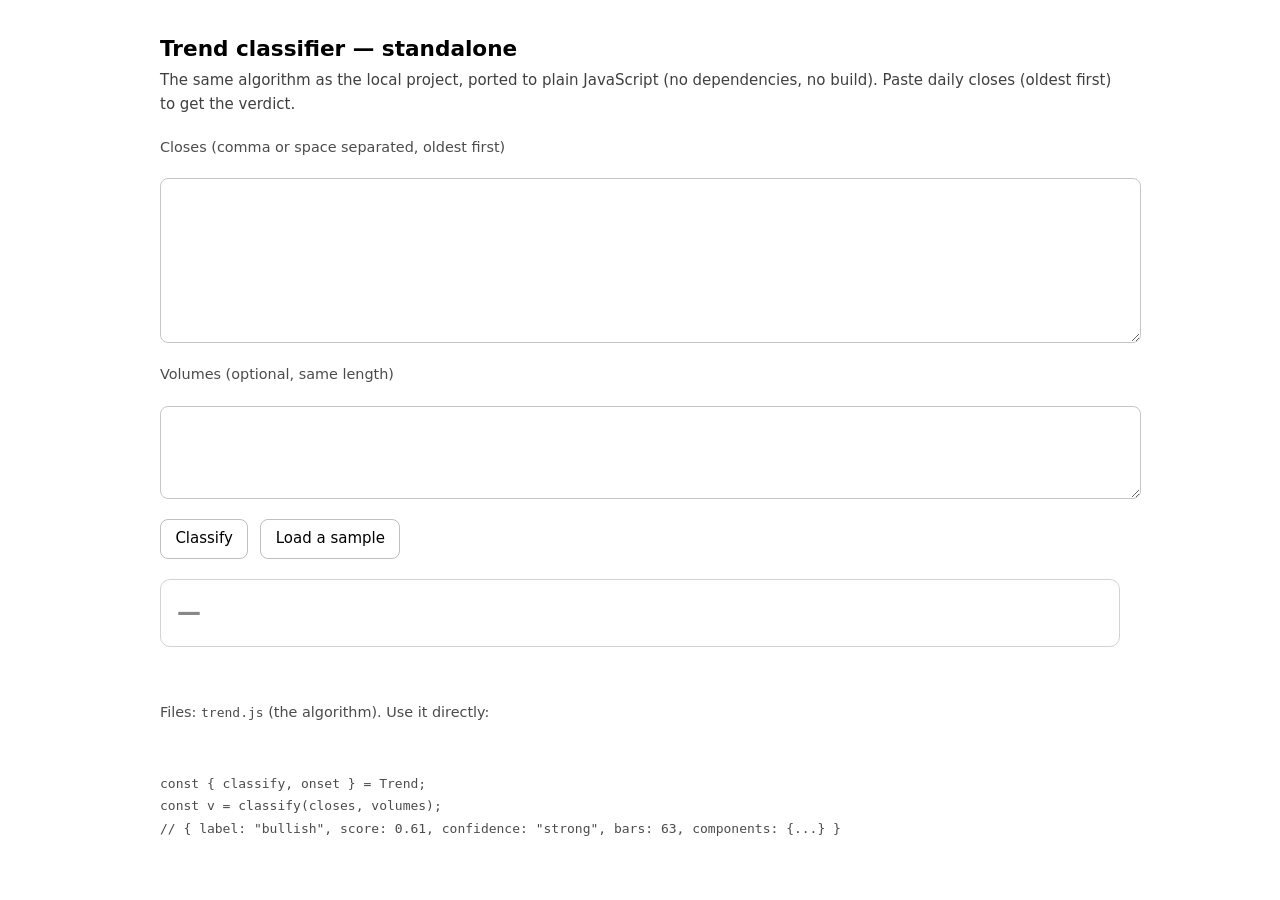
<file: export/demo.html>
<!doctype html>
<html lang="en">
<head>
<meta charset="utf-8">
<meta name="viewport" content="width=device-width, initial-scale=1">
<title>Trend classifier — standalone</title>
<style>
  :root { color-scheme: light dark; }
  body {
    font: 15px/1.55 ui-sans-serif, system-ui, -apple-system, "Segoe UI", sans-serif;
    margin: 0; padding: 2rem 1.25rem; display: grid; gap: 1.25rem;
    max-width: 60rem; margin-inline: auto;
  }
  h1 { font-size: 1.35rem; margin: 0; }
  p.lede { margin: .25rem 0 0; opacity: .75; }
  textarea {
    width: 100%; min-height: 9rem; font: 13px/1.4 ui-monospace, monospace;
    padding: .6rem; border-radius: 8px; border: 1px solid rgba(128,128,128,.45);
    background: transparent; color: inherit; resize: vertical;
  }
  .row { display: flex; gap: .75rem; align-items: center; flex-wrap: wrap; }
  button {
    font: inherit; padding: .45rem .9rem; border-radius: 8px; cursor: pointer;
    border: 1px solid rgba(128,128,128,.5); background: transparent; color: inherit;
  }
  .verdict {
    display: flex; align-items: baseline; gap: .75rem; flex-wrap: wrap;
    padding: .9rem 1rem; border-radius: 10px; border: 1px solid rgba(128,128,128,.35);
  }
  .label { font-size: 1.5rem; font-weight: 650; }
  .bullish { color: #1a9c56; } .bearish { color: #d64545; } .neutral { color: #888; }
  .muted { opacity: .7; font-size: .9rem; }
  table { border-collapse: collapse; font-size: .9rem; }
  td, th { text-align: left; padding: .25rem .8rem .25rem 0; }
  th { font-weight: 600; opacity: .75; }
  code { font: 13px ui-monospace, monospace; }
</style>
</head>
<body>
  <header>
    <h1>Trend classifier — standalone</h1>
    <p class="lede">The same algorithm as the local project, ported to plain JavaScript
      (no dependencies, no build). Paste daily closes (oldest first) to get the verdict.</p>
  </header>

  <div class="row">
    <label for="closes" class="muted">Closes (comma or space separated, oldest first)</label>
  </div>
  <textarea id="closes" spellcheck="false"></textarea>

  <div class="row">
    <label for="volumes" class="muted">Volumes (optional, same length)</label>
  </div>
  <textarea id="volumes" style="min-height:4.5rem" spellcheck="false"></textarea>

  <div class="row">
    <button id="run">Classify</button>
    <button id="sample">Load a sample</button>
  </div>

  <div class="verdict" id="out">
    <span class="label neutral" id="label">—</span>
    <span class="muted" id="score"></span>
  </div>

  <table id="components"></table>

  <p class="muted">Files: <code>trend.js</code> (the algorithm). Use it directly:</p>
  <pre class="muted"><code>const { classify, onset } = Trend;
const v = classify(closes, volumes);
// { label: "bullish", score: 0.61, confidence: "strong", bars: 63, components: {...} }</code></pre>

<script src="trend.js"></script>
<script>
  const $ = (id) => document.getElementById(id);

  function parse(text) {
    const trimmed = text.trim();
    if (!trimmed) return null;
    let arr;
    try { arr = JSON.parse(trimmed); }
    catch { arr = trimmed.split(/[\s,;]+/).filter(Boolean).map(Number); }
    if (!Array.isArray(arr)) return null;
    const out = arr.map(Number);
    return out.every((n) => isFinite(n)) ? out : null;
  }

  function render(result) {
    $("label").textContent = result.label;
    $("label").className = "label " + result.label;
    $("score").textContent = `score ${result.score} · ${result.confidence} · ${result.bars} bars`;
    const rows = Object.entries(result.components).map(([k, v]) =>
      `<tr><th>${k}</th><td>${v === null ? "n/a" : v}</td></tr>`).join("");
    $("components").innerHTML = rows;
  }

  $("run").addEventListener("click", () => {
    const closes = parse($("closes").value);
    if (!closes || !closes.length) { alert("Paste some numbers first."); return; }
    const volumes = parse($("volumes").value);
    try { render(Trend.classify(closes, volumes)); }
    catch (e) { alert(e.message); }
  });

  $("sample").addEventListener("click", () => {
    // 90 days of a grind higher with a couple of pullbacks.
    let p = 100, closes = [], volumes = [];
    for (let i = 0; i < 90; i++) {
      p *= 1 + (i % 11 === 0 ? -0.012 : 0.004);
      closes.push(+p.toFixed(4));
      volumes.push(Math.round(500000 + Math.random() * 400000));
    }
    $("closes").value = closes.join(", ");
    $("volumes").value = volumes.join(", ");
    $("run").click();
  });
</script>
</body>
</html>
</file>
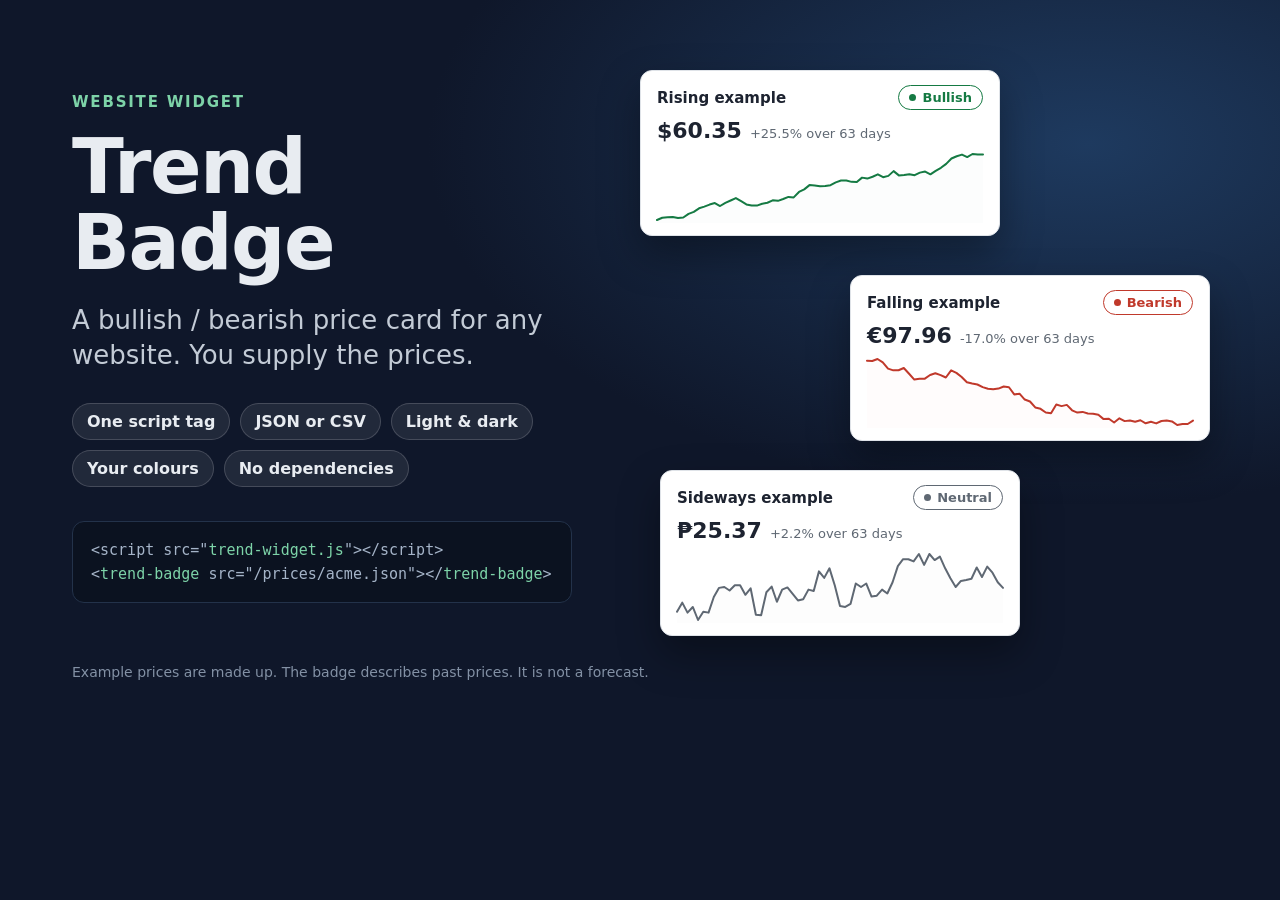
<file: widget/store/cover.html>
<!doctype html>
<html lang="en">
<head>
<meta charset="utf-8">
<title>Trend Badge cover</title>
<style>
  * { box-sizing: border-box; margin: 0; }
  html, body { background: #0f172a; }
  body {
    width: 1280px; height: 720px; overflow: hidden; position: relative;
    font-family: ui-sans-serif, system-ui, -apple-system, "Segoe UI", Roboto, Helvetica, Arial, sans-serif;
    color: #e8ecf1;
    background: radial-gradient(1100px 600px at 85% 20%, #1e3a5f 0%, #0f172a 60%);
  }
  .left { position: absolute; left: 72px; top: 92px; width: 500px; }
  .kicker {
    display: inline-block; font-size: 15px; font-weight: 700; letter-spacing: .12em;
    color: #7dd3a8; text-transform: uppercase; margin-bottom: 18px;
  }
  h1 { font-size: 76px; line-height: 1; font-weight: 800; letter-spacing: -.02em; }
  .sub { margin-top: 22px; font-size: 26px; line-height: 1.35; color: #c3cbd6; }
  .chips { margin-top: 30px; display: flex; flex-wrap: wrap; gap: 10px; }
  .chip {
    font-size: 16px; font-weight: 600; padding: 8px 14px; border-radius: 999px;
    background: rgba(255,255,255,.08); border: 1px solid rgba(255,255,255,.16); color: #e8ecf1;
  }
  .code {
    margin-top: 34px; padding: 16px 18px; border-radius: 12px; width: 500px;
    background: #0b1220; border: 1px solid #23324a; color: #a5b4c8;
    font: 15px/1.6 ui-monospace, Menlo, Consolas, monospace; white-space: pre;
  }
  .code b { color: #7dd3a8; font-weight: 500; }
  .right { position: absolute; left: 640px; top: 70px; width: 570px; height: 590px; }
  .right trend-badge { position: absolute; width: 360px; box-shadow: 0 18px 40px rgba(0,0,0,.35); border-radius: 12px; }
  .c1 { left: 0; top: 0; }
  .c2 { left: 210px; top: 205px; }
  .c3 { left: 20px; top: 400px; }
  .foot { position: absolute; left: 72px; bottom: 40px; font-size: 14px; color: #8391a5; }

  /* Square thumbnail */
  body.thumb { width: 1200px; height: 1200px; background: radial-gradient(900px 700px at 70% 10%, #1e3a5f 0%, #0f172a 65%); }
  body.thumb .left { left: 96px; top: 110px; width: 1010px; }
  body.thumb .kicker { font-size: 26px; }
  body.thumb h1 { font-size: 150px; }
  body.thumb .sub { font-size: 44px; margin-top: 28px; }
  body.thumb .chips, body.thumb .code, body.thumb .foot, body.thumb .c3 { display: none; }
  body.thumb .right { left: 96px; top: 540px; width: 650px; height: 360px; transform: scale(1.55); transform-origin: 0 0; }
  body.thumb .c1 { left: 0; top: 0; }
  body.thumb .c2 { left: 290px; top: 190px; }
</style>
</head>
<body>
  <div class="left">
    <div class="kicker">Website widget</div>
    <h1>Trend Badge</h1>
    <p class="sub">A bullish / bearish price card for any website. You supply the prices.</p>
    <div class="chips">
      <span class="chip">One script tag</span>
      <span class="chip">JSON or CSV</span>
      <span class="chip">Light &amp; dark</span>
      <span class="chip">Your colours</span>
      <span class="chip">No dependencies</span>
    </div>
    <div class="code">&lt;script src="<b>trend-widget.js</b>"&gt;&lt;/script&gt;
&lt;<b>trend-badge</b> src="/prices/acme.json"&gt;&lt;/<b>trend-badge</b>&gt;</div>
  </div>

  <div class="right">
    <trend-badge class="c1" theme="light" name="Rising example" src="../demo-data/rising.json" currency="USD" note="off"></trend-badge>
    <trend-badge class="c2" theme="light" name="Falling example" src="../demo-data/falling.csv" currency="EUR" note="off"></trend-badge>
    <trend-badge class="c3" theme="light" name="Sideways example" src="../demo-data/sideways.json" currency="PHP" locale="en-PH" note="off"></trend-badge>
  </div>

  <div class="foot">Example prices are made up. The badge describes past prices. It is not a forecast.</div>

  <script>if (location.search.indexOf("thumb") >= 0) document.body.className = "thumb";</script>
  <script src="../trend-widget.js"></script>
  <script>
    // For the screenshot tool only: it reads SVG colours from attributes, not
    // CSS. Real browsers already draw these colours from the widget's CSS.
    var TONES = { up: "#157a43", down: "#c0392b", flat: "#5f6873" };
    document.addEventListener("trend", function (e) {
      var svg = e.target.shadowRoot && e.target.shadowRoot.querySelector("svg");
      if (!svg) return;
      var c = TONES[e.detail.tone] || TONES.flat;
      var line = svg.querySelector(".line"), area = svg.querySelector(".area");
      line.setAttribute("fill", "none"); line.setAttribute("stroke", c);
      line.setAttribute("stroke-width", "2.2"); line.setAttribute("stroke-linejoin", "round");
      area.setAttribute("fill", c); area.setAttribute("fill-opacity", "0.12");
      svg.querySelector(".cross").setAttribute("opacity", "0");
      svg.querySelector(".dot").setAttribute("opacity", "0");
    });
  </script>
</body>
</html>
</file>
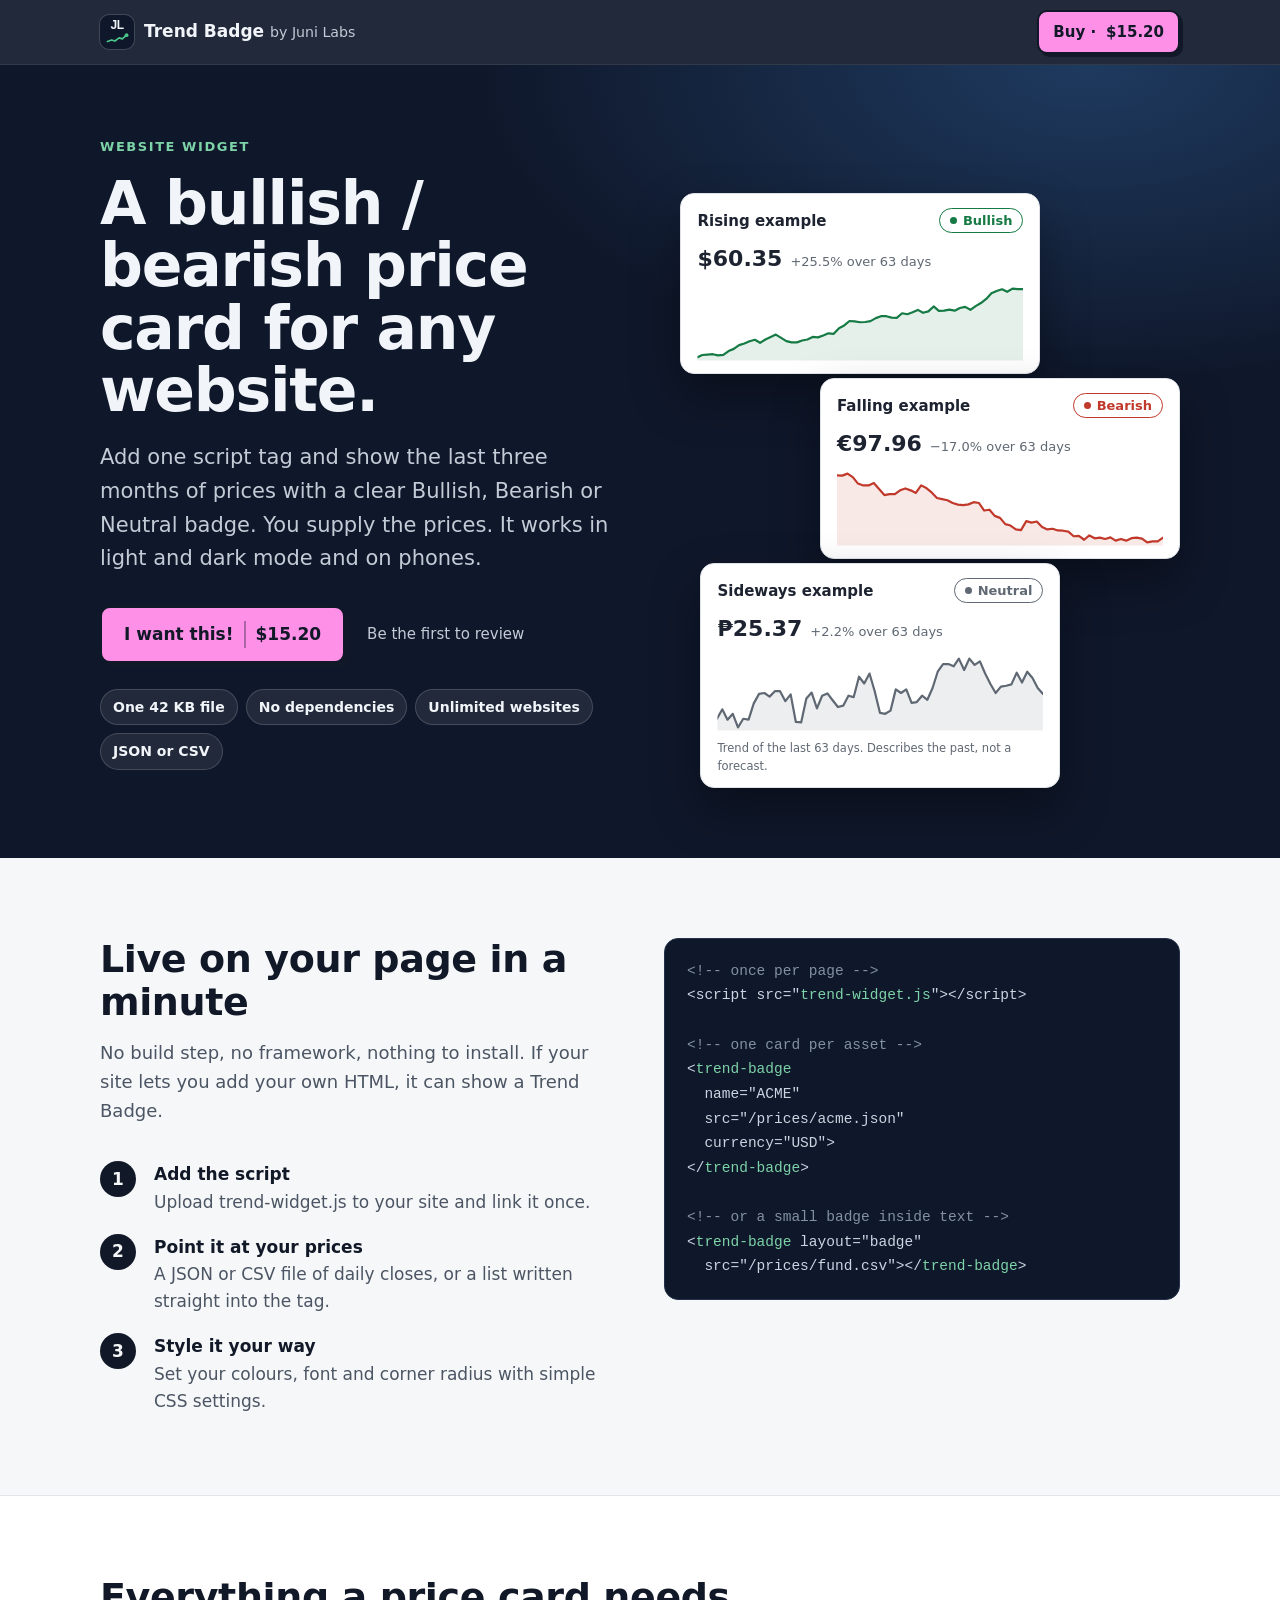
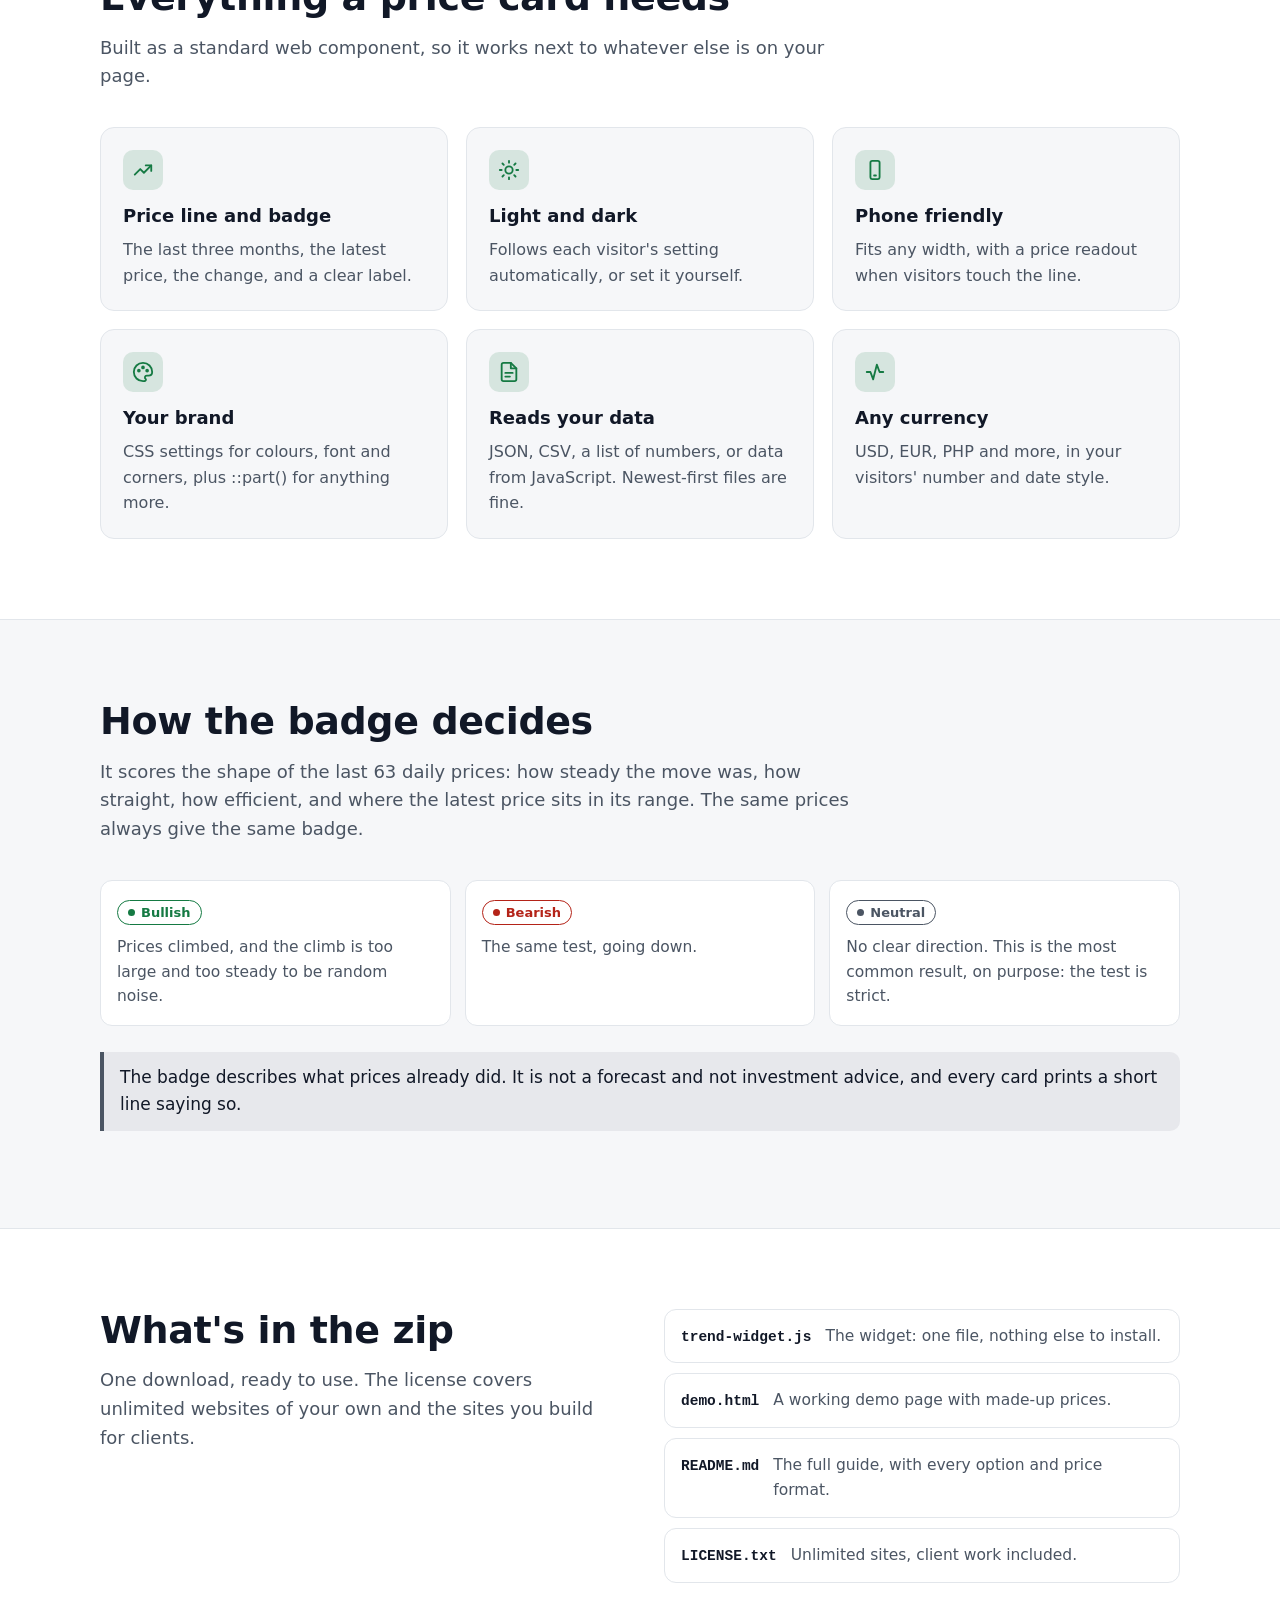
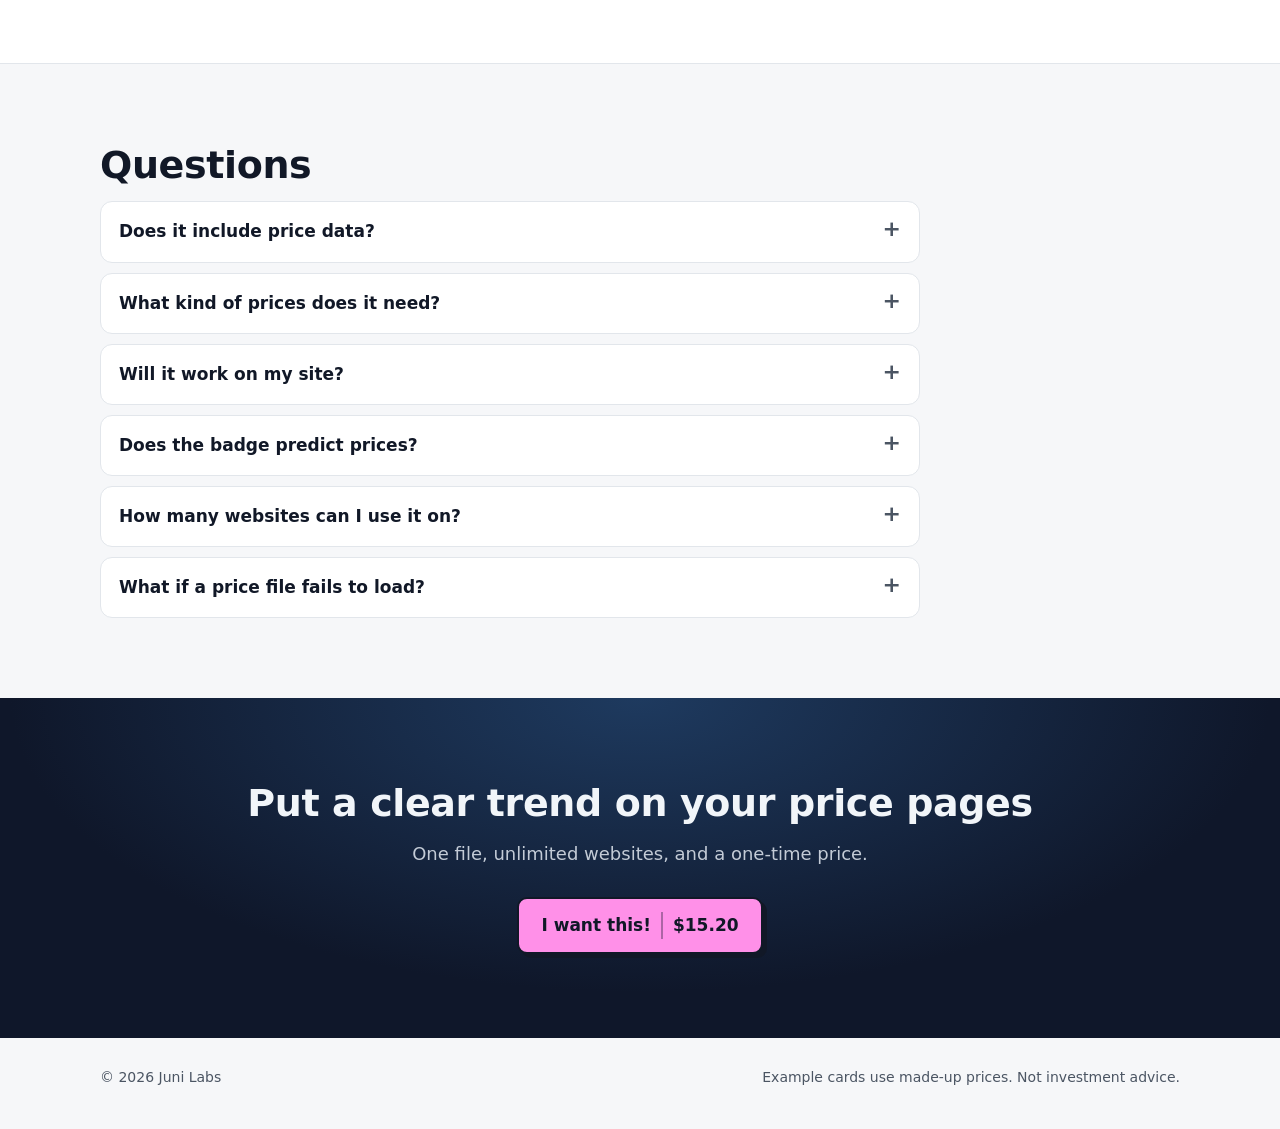
<file: widget/store/landing.html>
<!doctype html>
<html lang="en">
<head>
<style>
  :root {
    --bg: #f6f7f9; --surface: #ffffff; --fg: #111827; --muted: #4b5563; --border: #e2e6eb;
    --code-bg: #0f172a; --code-fg: #cbd5e1; --code-hl: #7dd3a8;
    --up: #157a43; --down: #b42318; --flat: #4b5563;
    --accent: #ff90e8; --accent-fg: #111827; --hero: #0f172a; --hero-fg: #f1f5f9; --hero-muted: #c3cbd6;
    color-scheme: light;
  }
  @media (prefers-color-scheme: dark) {
    :root {
      --bg: #0b1017; --surface: #141b24; --fg: #e8ecf1; --muted: #a3adba; --border: #273140;
      --code-bg: #070b11; --up: #4cc38a; --down: #ff7a6b; --flat: #a3adba;
      --hero: #0a1220; color-scheme: dark;
    }
  }
  * { box-sizing: border-box; }
  html { scroll-behavior: smooth; }
  @media (prefers-reduced-motion: reduce) { html { scroll-behavior: auto; } }
  body {
    margin: 0; background: var(--bg); color: var(--fg);
    font: 17px/1.6 ui-sans-serif, system-ui, -apple-system, "Segoe UI", Roboto, Helvetica, Arial, sans-serif;
    -webkit-font-smoothing: antialiased;
  }
  a { color: inherit; }
  .wrap { max-width: 1120px; margin: 0 auto; padding: 0 20px; }
  .skip { position: absolute; left: -999px; top: 8px; background: var(--surface); padding: 8px 12px; border-radius: 8px; }
  .skip:focus { left: 8px; z-index: 10; }
  :focus-visible { outline: 3px solid #60a5fa; outline-offset: 3px; border-radius: 6px; }

  /* Buttons */
  .buy {
    display: inline-flex; align-items: center; justify-content: center; gap: 10px;
    font: inherit; font-weight: 700; font-size: 17px; text-decoration: none; cursor: pointer;
    background: var(--accent); color: var(--accent-fg); border: 2px solid #111827; border-radius: 10px;
    padding: 13px 22px; box-shadow: 4px 4px 0 #111827; transition: transform .12s ease, box-shadow .12s ease;
  }
  .buy:hover { transform: translate(-2px, -2px); box-shadow: 6px 6px 0 #111827; }
  .buy:active { transform: translate(2px, 2px); box-shadow: 2px 2px 0 #111827; }
  .buy .price { font-variant-numeric: tabular-nums; padding-left: 10px; border-left: 2px solid rgba(17,24,39,.35); }
  .buy.small { font-size: 15px; padding: 8px 14px; box-shadow: 3px 3px 0 #111827; }

  /* Header */
  header.top { position: sticky; top: 0; z-index: 5; background: color-mix(in srgb, var(--hero) 92%, transparent);
    backdrop-filter: blur(8px); -webkit-backdrop-filter: blur(8px); color: var(--hero-fg);
    border-bottom: 1px solid rgba(255,255,255,.08); }
  header.top .wrap { display: flex; align-items: center; justify-content: space-between; gap: 12px; height: 64px; }
  .brand { display: flex; align-items: center; gap: 10px; font-weight: 700; text-decoration: none; }
  .logo { position: relative; width: 34px; height: 34px; border-radius: 9px; background: #0f172a; box-shadow: 0 0 0 1px rgba(255,255,255,.14); flex: none; }
  .logo svg { position: absolute; inset: 0; width: 100%; height: 100%; }
  .logo-txt { position: absolute; left: 0; right: 0; top: 4px; text-align: center; font: 900 12px/1 "Arial Black", Arial, sans-serif; color: #f1f5f9; letter-spacing: -.5px; }
  .brand small { font-weight: 500; color: var(--hero-muted); }

  /* Hero */
  .hero { background: radial-gradient(1000px 520px at 85% 0%, #1e3a5f 0%, var(--hero) 62%); color: var(--hero-fg); padding: 72px 0 88px; overflow: hidden; }
  .hero .wrap { display: grid; grid-template-columns: 1.05fr 1fr; gap: 56px; align-items: center; }
  .kicker { color: #7dd3a8; font-weight: 700; letter-spacing: .12em; text-transform: uppercase; font-size: 13px; margin: 0 0 14px; }
  .hero h1 { font-weight: 800; font-size: clamp(36px, 5.2vw, 60px); line-height: 1.04; letter-spacing: -.02em; margin: 0; }
  .hero .lede { font-size: clamp(18px, 2vw, 21px); color: var(--hero-muted); margin: 20px 0 30px; max-width: 34em; }
  .hero-cta { display: flex; flex-wrap: wrap; align-items: center; gap: 16px 22px; }
  .facts { list-style: none; padding: 0; margin: 26px 0 0; display: flex; flex-wrap: wrap; gap: 8px; }
  .facts li { font-size: 14px; font-weight: 600; padding: 6px 12px; border-radius: 999px; background: rgba(255,255,255,.08); border: 1px solid rgba(255,255,255,.16); }
  .rating { font-size: 15px; color: var(--hero-muted); }

  /* Cards (static pictures of the widget) */
  .stage { position: relative; min-height: 520px; }
  .card {
    position: absolute; width: min(360px, 88%); margin: 0; background: #fff; color: #1d2330;
    border: 1px solid #dfe3e8; border-radius: 14px; padding: 14px 16px 12px;
    box-shadow: 0 22px 48px rgba(0,0,0,.35); --up: #157a43; --down: #c0392b; --flat: #5f6873;
    animation: rise .7s cubic-bezier(.2,.7,.2,1) both;
  }
  .c1 { left: 0; top: 0; } .c2 { right: 0; top: 185px; animation-delay: .12s; } .c3 { left: 4%; top: 370px; animation-delay: .24s; }
  /* The two back cards are covered by the one in front; their note line would collide with it. */
  .c1 .card-note, .c2 .card-note { display: none; }
  .card-top { display: flex; justify-content: space-between; align-items: center; gap: 8px; }
  .card-name { font-weight: 650; font-size: 15px; }
  .pill { display: inline-flex; align-items: center; gap: 6px; font-size: 13px; font-weight: 650; line-height: 1;
    padding: 5px 10px; border-radius: 999px; border: 1px solid currentColor; }
  .pill::before { content: ""; width: 7px; height: 7px; border-radius: 50%; background: currentColor; }
  .up { color: var(--up); } .down { color: var(--down); } .flat { color: var(--flat); }
  .card-price { margin-top: 8px; display: flex; align-items: baseline; gap: 8px; flex-wrap: wrap; }
  .card-last { font-size: 22px; font-weight: 650; font-variant-numeric: tabular-nums; }
  .card-chg { font-size: 13px; color: #5f6873; }
  .spark { display: block; width: 100%; height: 76px; margin-top: 8px; }
  .spark .area { fill: currentColor; opacity: .11; }
  .spark .line { fill: none; stroke: currentColor; stroke-width: 2.2; vector-effect: non-scaling-stroke;
    stroke-linejoin: round; stroke-linecap: round; }
  .spark { clip-path: inset(0 100% 0 0); animation: draw 1.4s .35s ease-out forwards; }
  .card-note { margin-top: 8px; font-size: 11.5px; color: #5f6873; }
  @keyframes draw { to { clip-path: inset(0 0 0 0); } }
  @keyframes rise { from { opacity: 0; transform: translateY(18px); } to { opacity: 1; transform: none; } }
  @media (prefers-reduced-motion: reduce) {
    .card { animation: none; } .spark { animation: none; clip-path: none; }
  }

  /* Sections */
  section.band { padding: 80px 0; }
  section.band.alt { background: var(--surface); border-top: 1px solid var(--border); border-bottom: 1px solid var(--border); }
  h2 { font-weight: 750; font-size: clamp(28px, 3.4vw, 38px); line-height: 1.15; letter-spacing: -.01em; margin: 0 0 14px; }
  .sub { color: var(--muted); margin: 0 0 36px; max-width: 42em; font-size: 18px; }
  .two { display: grid; grid-template-columns: 1fr 1fr; gap: 48px; align-items: start; }
  pre.code {
    margin: 0; background: var(--code-bg); color: var(--code-fg); border-radius: 14px; padding: 20px 22px;
    font: 14.5px/1.7 ui-monospace, Menlo, Consolas, monospace; overflow-x: auto; border: 1px solid #23324a;
  }
  pre.code b { color: var(--code-hl); font-weight: 500; }
  pre.code i { color: #8391a5; font-style: normal; }
  .steps { list-style: none; counter-reset: s; padding: 0; margin: 0; display: grid; gap: 18px; }
  .steps li { counter-increment: s; display: grid; grid-template-columns: 40px 1fr; gap: 14px; align-items: start; }
  .steps li::before { content: counter(s); width: 36px; height: 36px; border-radius: 50%; display: grid; place-items: center;
    font-weight: 700; background: var(--fg); color: var(--bg); }
  .steps strong { display: block; }
  .steps span { color: var(--muted); }

  .grid { display: grid; grid-template-columns: repeat(3, 1fr); gap: 18px; }
  .feat { background: var(--surface); border: 1px solid var(--border); border-radius: 14px; padding: 22px; }
  section.alt .feat { background: var(--bg); }
  .feat h3 { font-weight: 700; margin: 12px 0 6px; font-size: 18px; }
  .feat p { margin: 0; color: var(--muted); font-size: 16px; }
  .ico { width: 40px; height: 40px; border-radius: 10px; display: grid; place-items: center; background: color-mix(in srgb, var(--up) 14%, transparent); color: var(--up); }
  .ico svg { width: 22px; height: 22px; fill: none; stroke: currentColor; stroke-width: 2; stroke-linecap: round; stroke-linejoin: round; }

  .verdicts { display: grid; grid-template-columns: repeat(3, 1fr); gap: 14px; margin: 26px 0; }
  .verdict { border: 1px solid var(--border); border-radius: 12px; padding: 16px; background: var(--surface); }
  .verdict .pill { margin-bottom: 10px; }
  .verdict p { margin: 0; color: var(--muted); font-size: 15.5px; }
  .notice { border-left: 4px solid var(--flat); padding: 12px 16px; background: color-mix(in srgb, var(--flat) 9%, transparent); border-radius: 0 10px 10px 0; color: var(--fg); }

  .zip { list-style: none; padding: 0; margin: 0; display: grid; gap: 10px; }
  .zip li { display: flex; gap: 14px; align-items: baseline; padding: 14px 16px; border: 1px solid var(--border); border-radius: 12px; background: var(--surface); }
  .zip code { font: 600 14.5px ui-monospace, Menlo, Consolas, monospace; white-space: nowrap; }
  .zip span { color: var(--muted); font-size: 15.5px; }

  .faq { display: grid; gap: 10px; max-width: 820px; }
  .faq details { border: 1px solid var(--border); border-radius: 12px; background: var(--surface); padding: 0 18px; }
  section.alt .faq details { background: var(--bg); }
  .faq summary { cursor: pointer; font-weight: 650; padding: 16px 0; list-style: none; display: flex; justify-content: space-between; gap: 12px; }
  .faq summary::-webkit-details-marker { display: none; }
  .faq summary::after { content: "+"; font-size: 22px; line-height: 1; color: var(--muted); transition: transform .2s; }
  .faq details[open] summary::after { transform: rotate(45deg); }
  .faq details p { margin: 0 0 16px; color: var(--muted); }

  .final { text-align: center; background: radial-gradient(900px 420px at 50% 0%, #1e3a5f 0%, var(--hero) 70%); color: var(--hero-fg); padding: 84px 0; }
  .final h2 { color: var(--hero-fg); }
  .final p { color: var(--hero-muted); margin: 0 auto 28px; max-width: 34em; font-size: 18px; }
  footer { padding: 28px 0 40px; color: var(--muted); font-size: 14px; }
  footer .wrap { display: flex; justify-content: space-between; flex-wrap: wrap; gap: 10px; }

  /* Content is visible by default; it only fades in when the script runs. */
  html.rv .reveal { opacity: 0; transform: translateY(14px); transition: opacity .6s ease, transform .6s ease; }
  html.rv .reveal.in { opacity: 1; transform: none; }
  @media (prefers-reduced-motion: reduce) { html.rv .reveal { opacity: 1; transform: none; transition: none; } }

  @media (max-width: 900px) {
    .hero .wrap, .two { grid-template-columns: 1fr; gap: 40px; }
    .grid, .verdicts { grid-template-columns: 1fr 1fr; }
    .stage { min-height: 0; display: grid; grid-template-columns: repeat(auto-fit, minmax(260px, 1fr)); gap: 16px; }
    .card { position: static; width: auto; }
  }
  @media (max-width: 600px) {
    body { font-size: 16px; }
    .wrap { padding: 0 16px; }
    .hero { padding: 48px 0 56px; }
    .grid, .verdicts { grid-template-columns: 1fr; }
    .c3 { display: none; }
    .brand small { display: none; }
    section.band { padding: 56px 0; }
    .zip li { flex-direction: column; gap: 4px; }
  }
</style>
</head>
<body>
<a class="skip" href="#main">Skip to content</a>

<header class="top">
  <div class="wrap">
    <span class="brand"><span class="logo" aria-hidden="true"><span class="logo-txt">JL</span><svg viewBox="0 0 64 64"><polyline points="14,50 22,47 28,49 36,43 42,45 50,38" fill="none" stroke="#4cc38a" stroke-width="3.2" stroke-linecap="round" stroke-linejoin="round"/><circle cx="50" cy="38" r="3.6" fill="#4cc38a"/></svg></span><span><span data-gumroad-field="name">Trend Badge</span> <small>by Juni Labs</small></span></span>
    <a class="buy small" data-gumroad-action="buy" href="#buy">Buy · <span data-gumroad-field="price">$15.20</span></a>
  </div>
</header>

<main id="main">
  <section class="hero" aria-labelledby="hero-title">
    <div class="wrap">
      <div>
        <p class="kicker">Website widget</p>
        <h1 id="hero-title">A bullish / bearish price card for any website.</h1>
        <p class="lede">Add one script tag and show the last three months of prices with a clear Bullish, Bearish or Neutral badge. You supply the prices. It works in light and dark mode and on phones.</p>
        <div class="hero-cta" id="buy">
          <a class="buy" data-gumroad-action="buy" href="#buy">I want this! <span class="price" data-gumroad-field="price">$15.20</span></a>
          <span class="rating"><span data-gumroad-field="rating">Be the first to review</span> <span data-gumroad-field="review-count"></span></span>
        </div>
        <ul class="facts" aria-label="Key facts">
          <li>One 42 KB file</li><li>No dependencies</li><li>Unlimited websites</li><li>JSON or CSV</li>
        </ul>
      </div>
      <div class="stage" aria-label="Three example cards with made-up prices">
        
      <figure class="card c1" aria-label="Rising example: Bullish. Last price $60.35, +25.5% over 63 days.">
        <div class="card-top"><span class="card-name">Rising example</span><span class="pill up">Bullish</span></div>
        <div class="card-price"><span class="card-last">$60.35</span><span class="card-chg">+25.5% over 63 days</span></div>
        <svg class="spark up" viewBox="0 0 320 84" preserveAspectRatio="none" aria-hidden="true">
          <polygon class="area" points="0,84 0.0,80.0 5.2,77.4 10.3,76.9 15.5,76.5 20.6,77.8 25.8,77.2 31.0,73.0 36.1,70.6 41.3,66.5 46.5,64.6 51.6,62.2 56.8,60.5 61.9,63.9 67.1,60.2 72.3,57.5 77.4,54.8 82.6,58.4 87.7,62.1 92.9,63.4 98.1,63.4 103.2,61.3 108.4,60.2 113.5,57.4 118.7,57.9 123.9,55.8 129.0,53.4 134.2,54.0 139.4,47.7 144.5,44.7 149.7,39.8 154.8,40.3 160.0,41.2 165.2,40.9 170.3,39.9 175.5,36.6 180.6,34.5 185.8,34.5 191.0,36.1 196.1,36.3 201.3,31.2 206.5,32.3 211.6,30.2 216.8,27.5 221.9,30.7 227.1,29.2 232.3,23.7 237.4,28.6 242.6,28.3 247.7,27.2 252.9,28.4 258.1,25.4 263.2,24.2 268.4,27.4 273.5,23.4 278.7,19.9 283.9,15.4 289.0,9.2 294.2,6.6 299.4,4.7 304.5,7.5 309.7,4.0 314.8,4.6 320.0,4.6 320,84"/>
          <polyline class="line" points="0.0,80.0 5.2,77.4 10.3,76.9 15.5,76.5 20.6,77.8 25.8,77.2 31.0,73.0 36.1,70.6 41.3,66.5 46.5,64.6 51.6,62.2 56.8,60.5 61.9,63.9 67.1,60.2 72.3,57.5 77.4,54.8 82.6,58.4 87.7,62.1 92.9,63.4 98.1,63.4 103.2,61.3 108.4,60.2 113.5,57.4 118.7,57.9 123.9,55.8 129.0,53.4 134.2,54.0 139.4,47.7 144.5,44.7 149.7,39.8 154.8,40.3 160.0,41.2 165.2,40.9 170.3,39.9 175.5,36.6 180.6,34.5 185.8,34.5 191.0,36.1 196.1,36.3 201.3,31.2 206.5,32.3 211.6,30.2 216.8,27.5 221.9,30.7 227.1,29.2 232.3,23.7 237.4,28.6 242.6,28.3 247.7,27.2 252.9,28.4 258.1,25.4 263.2,24.2 268.4,27.4 273.5,23.4 278.7,19.9 283.9,15.4 289.0,9.2 294.2,6.6 299.4,4.7 304.5,7.5 309.7,4.0 314.8,4.6 320.0,4.6"/>
        </svg>
        <figcaption class="card-note">Trend of the last 63 days. Describes the past, not a forecast.</figcaption>
      </figure>
      <figure class="card c2" aria-label="Falling example: Bearish. Last price €97.96, −17.0% over 63 days.">
        <div class="card-top"><span class="card-name">Falling example</span><span class="pill down">Bearish</span></div>
        <div class="card-price"><span class="card-last">€97.96</span><span class="card-chg">−17.0% over 63 days</span></div>
        <svg class="spark down" viewBox="0 0 320 84" preserveAspectRatio="none" aria-hidden="true">
          <polygon class="area" points="0,84 0.0,5.9 5.2,6.2 10.3,4.0 15.5,7.9 20.6,15.0 25.8,17.1 31.0,17.0 36.1,14.4 41.3,21.0 46.5,27.7 51.6,26.7 56.8,26.6 61.9,22.4 67.1,20.4 72.3,22.5 77.4,25.3 82.6,17.0 87.7,20.0 92.9,24.8 98.1,30.9 103.2,32.2 108.4,33.4 113.5,36.4 118.7,38.3 123.9,38.9 129.0,38.0 134.2,35.6 139.4,36.5 144.5,44.8 149.7,43.9 154.8,50.7 160.0,52.9 165.2,59.8 170.3,61.4 175.5,65.6 180.6,66.5 185.8,56.5 191.0,58.2 196.1,56.9 201.3,63.1 206.5,65.7 211.6,64.9 216.8,66.8 221.9,67.1 227.1,68.2 232.3,73.2 237.4,72.8 242.6,77.1 247.7,72.3 252.9,75.5 258.1,74.7 263.2,76.2 268.4,74.5 273.5,78.1 278.7,76.2 283.9,78.1 289.0,75.4 294.2,74.8 299.4,75.9 304.5,80.0 309.7,78.9 314.8,78.9 320.0,74.9 320,84"/>
          <polyline class="line" points="0.0,5.9 5.2,6.2 10.3,4.0 15.5,7.9 20.6,15.0 25.8,17.1 31.0,17.0 36.1,14.4 41.3,21.0 46.5,27.7 51.6,26.7 56.8,26.6 61.9,22.4 67.1,20.4 72.3,22.5 77.4,25.3 82.6,17.0 87.7,20.0 92.9,24.8 98.1,30.9 103.2,32.2 108.4,33.4 113.5,36.4 118.7,38.3 123.9,38.9 129.0,38.0 134.2,35.6 139.4,36.5 144.5,44.8 149.7,43.9 154.8,50.7 160.0,52.9 165.2,59.8 170.3,61.4 175.5,65.6 180.6,66.5 185.8,56.5 191.0,58.2 196.1,56.9 201.3,63.1 206.5,65.7 211.6,64.9 216.8,66.8 221.9,67.1 227.1,68.2 232.3,73.2 237.4,72.8 242.6,77.1 247.7,72.3 252.9,75.5 258.1,74.7 263.2,76.2 268.4,74.5 273.5,78.1 278.7,76.2 283.9,78.1 289.0,75.4 294.2,74.8 299.4,75.9 304.5,80.0 309.7,78.9 314.8,78.9 320.0,74.9"/>
        </svg>
        <figcaption class="card-note">Trend of the last 63 days. Describes the past, not a forecast.</figcaption>
      </figure>
      <figure class="card c3" aria-label="Sideways example: Neutral. Last price ₱25.37, +2.2% over 63 days.">
        <div class="card-top"><span class="card-name">Sideways example</span><span class="pill flat">Neutral</span></div>
        <div class="card-price"><span class="card-last">₱25.37</span><span class="card-chg">+2.2% over 63 days</span></div>
        <svg class="spark flat" viewBox="0 0 320 84" preserveAspectRatio="none" aria-hidden="true">
          <polygon class="area" points="0,84 0.0,70.5 5.2,60.0 10.3,71.5 15.5,65.0 20.6,80.0 25.8,70.5 31.0,71.5 36.1,53.5 41.3,43.0 46.5,42.0 51.6,46.0 56.8,40.0 61.9,40.0 67.1,51.0 72.3,43.5 77.4,74.0 82.6,74.5 87.7,48.0 92.9,41.5 98.1,59.0 103.2,45.0 108.4,42.5 113.5,50.0 118.7,57.5 123.9,56.0 129.0,45.0 134.2,46.5 139.4,24.0 144.5,31.5 149.7,20.5 154.8,40.0 160.0,64.0 165.2,65.0 170.3,61.5 175.5,38.0 180.6,42.0 185.8,38.0 191.0,53.0 196.1,52.0 201.3,45.0 206.5,49.5 211.6,36.5 216.8,18.0 221.9,10.0 227.1,10.0 232.3,12.5 237.4,4.0 242.6,16.5 247.7,4.0 252.9,11.0 258.1,7.0 263.2,20.5 268.4,32.0 273.5,42.0 278.7,35.0 283.9,34.0 289.0,32.5 294.2,19.5 299.4,30.5 304.5,18.5 309.7,25.5 314.8,36.5 320.0,43.0 320,84"/>
          <polyline class="line" points="0.0,70.5 5.2,60.0 10.3,71.5 15.5,65.0 20.6,80.0 25.8,70.5 31.0,71.5 36.1,53.5 41.3,43.0 46.5,42.0 51.6,46.0 56.8,40.0 61.9,40.0 67.1,51.0 72.3,43.5 77.4,74.0 82.6,74.5 87.7,48.0 92.9,41.5 98.1,59.0 103.2,45.0 108.4,42.5 113.5,50.0 118.7,57.5 123.9,56.0 129.0,45.0 134.2,46.5 139.4,24.0 144.5,31.5 149.7,20.5 154.8,40.0 160.0,64.0 165.2,65.0 170.3,61.5 175.5,38.0 180.6,42.0 185.8,38.0 191.0,53.0 196.1,52.0 201.3,45.0 206.5,49.5 211.6,36.5 216.8,18.0 221.9,10.0 227.1,10.0 232.3,12.5 237.4,4.0 242.6,16.5 247.7,4.0 252.9,11.0 258.1,7.0 263.2,20.5 268.4,32.0 273.5,42.0 278.7,35.0 283.9,34.0 289.0,32.5 294.2,19.5 299.4,30.5 304.5,18.5 309.7,25.5 314.8,36.5 320.0,43.0"/>
        </svg>
        <figcaption class="card-note">Trend of the last 63 days. Describes the past, not a forecast.</figcaption>
      </figure>
      </div>
    </div>
  </section>

  <section class="band" aria-labelledby="how-title">
    <div class="wrap two">
      <div class="reveal">
        <h2 id="how-title">Live on your page in a minute</h2>
        <p class="sub">No build step, no framework, nothing to install. If your site lets you add your own HTML, it can show a Trend Badge.</p>
        <ol class="steps">
          <li><div><strong>Add the script</strong><span>Upload trend-widget.js to your site and link it once.</span></div></li>
          <li><div><strong>Point it at your prices</strong><span>A JSON or CSV file of daily closes, or a list written straight into the tag.</span></div></li>
          <li><div><strong>Style it your way</strong><span>Set your colours, font and corner radius with simple CSS settings.</span></div></li>
        </ol>
      </div>
      <div class="reveal">
<pre class="code" aria-label="Example code"><i>&lt;!-- once per page --&gt;</i>
&lt;script src="<b>trend-widget.js</b>"&gt;&lt;/script&gt;

<i>&lt;!-- one card per asset --&gt;</i>
&lt;<b>trend-badge</b>
  name="ACME"
  src="/prices/acme.json"
  currency="USD"&gt;
&lt;/<b>trend-badge</b>&gt;

<i>&lt;!-- or a small badge inside text --&gt;</i>
&lt;<b>trend-badge</b> layout="badge"
  src="/prices/fund.csv"&gt;&lt;/<b>trend-badge</b>&gt;</pre>
      </div>
    </div>
  </section>

  <section class="band alt" aria-labelledby="feat-title">
    <div class="wrap">
      <h2 id="feat-title" class="reveal">Everything a price card needs</h2>
      <p class="sub reveal">Built as a standard web component, so it works next to whatever else is on your page.</p>
      <div class="grid">
        <div class="feat reveal"><div class="ico"><svg viewBox="0 0 24 24"><polyline points="3 17 9 11 13 15 21 7"/><polyline points="15 7 21 7 21 13"/></svg></div><h3>Price line and badge</h3><p>The last three months, the latest price, the change, and a clear label.</p></div>
        <div class="feat reveal"><div class="ico"><svg viewBox="0 0 24 24"><circle cx="12" cy="12" r="4"/><path d="M12 2v2M12 20v2M4.9 4.9l1.4 1.4M17.7 17.7l1.4 1.4M2 12h2M20 12h2M4.9 19.1l1.4-1.4M17.7 6.3l1.4-1.4"/></svg></div><h3>Light and dark</h3><p>Follows each visitor's setting automatically, or set it yourself.</p></div>
        <div class="feat reveal"><div class="ico"><svg viewBox="0 0 24 24"><rect x="7" y="2" width="10" height="20" rx="2"/><path d="M11 18h2"/></svg></div><h3>Phone friendly</h3><p>Fits any width, with a price readout when visitors touch the line.</p></div>
        <div class="feat reveal"><div class="ico"><svg viewBox="0 0 24 24"><path d="M12 22a10 10 0 1 1 10-10c0 3-2 4-4 4h-2a2 2 0 0 0-1 3.7c.5.6.3 2.3-3 2.3z"/><circle cx="7.5" cy="10.5" r="1"/><circle cx="12" cy="7" r="1"/><circle cx="16.5" cy="10.5" r="1"/></svg></div><h3>Your brand</h3><p>CSS settings for colours, font and corners, plus ::part() for anything more.</p></div>
        <div class="feat reveal"><div class="ico"><svg viewBox="0 0 24 24"><path d="M14 2H6a2 2 0 0 0-2 2v16a2 2 0 0 0 2 2h12a2 2 0 0 0 2-2V8z"/><path d="M14 2v6h6M8 13h8M8 17h5"/></svg></div><h3>Reads your data</h3><p>JSON, CSV, a list of numbers, or data from JavaScript. Newest-first files are fine.</p></div>
        <div class="feat reveal"><div class="ico"><svg viewBox="0 0 24 24"><path d="M3 12h4l3 8 4-16 3 8h4"/></svg></div><h3>Any currency</h3><p>USD, EUR, PHP and more, in your visitors' number and date style.</p></div>
      </div>
    </div>
  </section>

  <section class="band" aria-labelledby="decide-title">
    <div class="wrap">
      <h2 id="decide-title" class="reveal">How the badge decides</h2>
      <p class="sub reveal">It scores the shape of the last 63 daily prices: how steady the move was, how straight, how efficient, and where the latest price sits in its range. The same prices always give the same badge.</p>
      <div class="verdicts">
        <div class="verdict reveal"><span class="pill up">Bullish</span><p>Prices climbed, and the climb is too large and too steady to be random noise.</p></div>
        <div class="verdict reveal"><span class="pill down">Bearish</span><p>The same test, going down.</p></div>
        <div class="verdict reveal"><span class="pill flat">Neutral</span><p>No clear direction. This is the most common result, on purpose: the test is strict.</p></div>
      </div>
      <p class="notice reveal">The badge describes what prices already did. It is not a forecast and not investment advice, and every card prints a short line saying so.</p>
    </div>
  </section>

  <section class="band alt" aria-labelledby="zip-title">
    <div class="wrap two">
      <div class="reveal">
        <h2 id="zip-title">What's in the zip</h2>
        <p class="sub">One download, ready to use. The license covers unlimited websites of your own and the sites you build for clients.</p>
      </div>
      <ul class="zip reveal">
        <li><code>trend-widget.js</code><span>The widget: one file, nothing else to install.</span></li>
        <li><code>demo.html</code><span>A working demo page with made-up prices.</span></li>
        <li><code>README.md</code><span>The full guide, with every option and price format.</span></li>
        <li><code>LICENSE.txt</code><span>Unlimited sites, client work included.</span></li>
      </ul>
    </div>
  </section>

  <section class="band" aria-labelledby="faq-title">
    <div class="wrap">
      <h2 id="faq-title" class="reveal">Questions</h2>
      <div class="faq">
        <details class="reveal"><summary>Does it include price data?</summary><p>No. You supply the prices, so you choose the source: a paid data provider, your broker's export, or your own published prices. Use prices you have the right to show.</p></details>
        <details class="reveal"><summary>What kind of prices does it need?</summary><p>One price per trading day (daily closes), oldest or newest first. It judges the most recent 63 by default, about three months.</p></details>
        <details class="reveal"><summary>Will it work on my site?</summary><p>It works on any page where you can add your own HTML and a script tag, in current Chrome, Edge, Safari and Firefox, on desktop and mobile.</p></details>
        <details class="reveal"><summary>Does the badge predict prices?</summary><p>No. It labels the shape of past prices. It is not a forecast and not investment advice.</p></details>
        <details class="reveal"><summary>How many websites can I use it on?</summary><p>As many as you own or run, plus the sites you build for clients. You may not resell or share the widget itself.</p></details>
        <details class="reveal"><summary>What if a price file fails to load?</summary><p>The card says the prices could not be loaded. A failed load is never shown as a Neutral reading.</p></details>
      </div>
    </div>
  </section>

  <section class="final" aria-labelledby="final-title">
    <div class="wrap">
      <h2 id="final-title">Put a clear trend on your price pages</h2>
      <p>One file, unlimited websites, and a one-time price.</p>
      <a class="buy" data-gumroad-action="buy" href="#buy">I want this! <span class="price" data-gumroad-field="price">$15.20</span></a>
    </div>
  </section>
</main>

<footer>
  <div class="wrap">
    <span>© 2026 Juni Labs</span>
    <span>Example cards use made-up prices. Not investment advice.</span>
  </div>
</footer>

<script>
  (function () {
    if (!("IntersectionObserver" in window)) return;
    var els = Array.prototype.slice.call(document.querySelectorAll(".reveal"));
    function showAll() { els.forEach(function (e) { e.classList.add("in"); }); }
    document.documentElement.classList.add("rv");
    var io = new IntersectionObserver(function (entries) {
      entries.forEach(function (en) { if (en.isIntersecting) { en.target.classList.add("in"); io.unobserve(en.target); } });
    }, { rootMargin: "0px 0px -8% 0px" });
    els.forEach(function (e) { io.observe(e); });
    // Safety net: never leave a section hidden.
    setTimeout(showAll, 2500);
  })();
</script>
</body>
</html>
</file>
